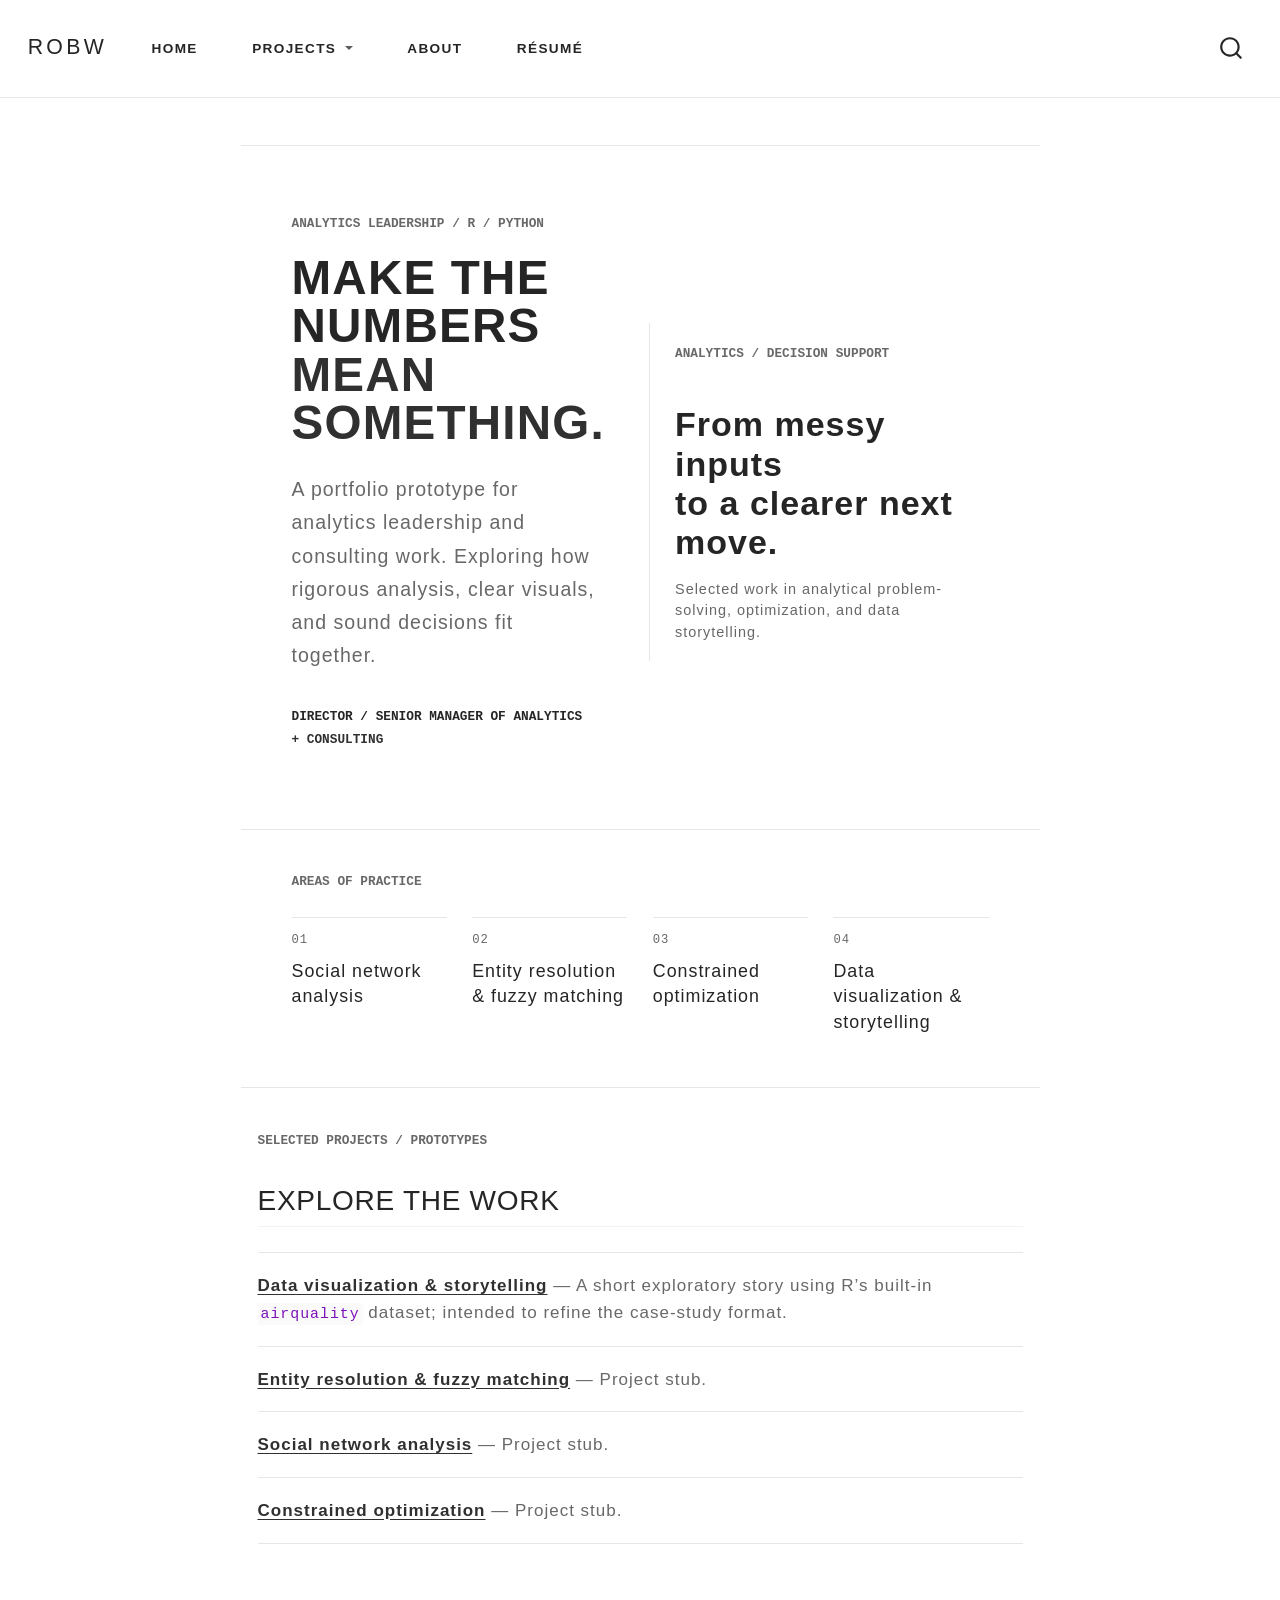
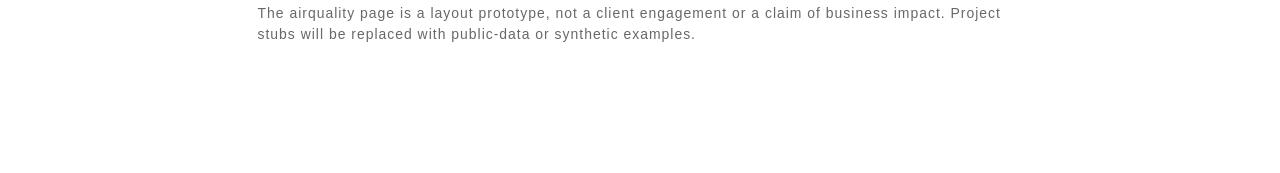
<file: docs/index.html>
<!DOCTYPE html>
<html xmlns="http://www.w3.org/1999/xhtml" lang="en" xml:lang="en"><head>

<meta charset="utf-8">
<meta name="generator" content="quarto-1.10.18">

<meta name="viewport" content="width=device-width, initial-scale=1.0, user-scalable=yes">


<title>RobW | Analytics Portfolio – RobW | Analytics</title>
<style>
/* Default styles provided by pandoc.
** See https://pandoc.org/MANUAL.html#variables-for-html for config info.
*/
span.smallcaps{font-variant: small-caps;}
div.columns{display: flex; gap: 1.5em;}
div.column{flex: auto;}
@media screen {
div.columns{gap: min(4vw, 1.5em);}
div.column{overflow-x: auto;}
}
div.hanging-indent{margin-left: 1.5em; text-indent: -1.5em;}
ul.task-list{list-style: none;}
ul.task-list li input[type="checkbox"] {
  width: 0.8em;
  margin: 0 0.8em 0.2em -1em; /* quarto-specific, see https://github.com/quarto-dev/quarto-cli/issues/4556 */ 
  vertical-align: middle;
}
</style>


<script src="site_libs/quarto-nav/quarto-nav.js"></script>
<script src="site_libs/quarto-nav/headroom.min.js"></script>
<script src="site_libs/clipboard/clipboard.min.js"></script>
<script src="site_libs/quarto-search/autocomplete.umd.js"></script>
<script src="site_libs/quarto-search/fuse.min.js"></script>
<script src="site_libs/quarto-search/quarto-search.js"></script>
<meta name="quarto:offset" content="./">
<script src="site_libs/quarto-html/quarto.js" type="module"></script>
<script src="site_libs/quarto-html/tabsets/tabsets.js" type="module"></script>
<script src="site_libs/quarto-html/popper.min.js"></script>
<script src="site_libs/quarto-html/tippy.umd.min.js"></script>
<script src="site_libs/quarto-html/anchor.min.js"></script>
<link href="site_libs/quarto-html/tippy.css" rel="stylesheet">
<link href="site_libs/quarto-html/quarto-syntax-highlighting-64a204ab8560d761af7679ceaba22944.css" rel="stylesheet" id="quarto-text-highlighting-styles">
<script src="site_libs/bootstrap/bootstrap.min.js"></script>
<link href="site_libs/bootstrap/bootstrap-icons.css" rel="stylesheet">
<link href="site_libs/bootstrap/bootstrap-5e25b377b39eebeeac921b429a97968e.min.css" rel="stylesheet" append-hash="true" id="quarto-bootstrap" data-mode="light">
<script id="quarto-search-options" type="application/json">{
  "location": "navbar",
  "copy-button": false,
  "collapse-after": 3,
  "panel-placement": "end",
  "type": "overlay",
  "limit": 50,
  "keyboard-shortcut": [
    "f",
    "/",
    "s"
  ],
  "show-item-context": false,
  "language": {
    "search-no-results-text": "No results",
    "search-matching-documents-text": "matching documents",
    "search-copy-link-title": "Copy link to search",
    "search-hide-matches-text": "Hide additional matches",
    "search-more-match-text": "more match in this document",
    "search-more-matches-text": "more matches in this document",
    "search-clear-button-title": "Clear",
    "search-text-placeholder": "",
    "search-detached-cancel-button-title": "Cancel",
    "search-submit-button-title": "Submit",
    "search-label": "Search"
  }
}</script>
<style>html{ scroll-behavior: smooth; }</style>
<script data-goatcounter="https://git-er.goatcounter.com/count" async="" src="https://gc.zgo.at/count.js"></script>


<link rel="stylesheet" href="styles.css">
</head>

<body class="nav-fixed fullcontent quarto-light">

<div id="quarto-search-results"></div>
  <header id="quarto-header" class="headroom fixed-top">
    <nav class="navbar navbar-expand-lg " data-bs-theme="dark">
      <div class="navbar-container container-fluid">
      <div class="navbar-brand-container mx-auto">
    <a class="navbar-brand" href="./index.html">
    <span class="navbar-title">RobW</span>
    </a>
  </div>
            <div id="quarto-search" class="" title="Search"></div>
          <button class="navbar-toggler" type="button" data-bs-toggle="collapse" data-bs-target="#navbarCollapse" aria-controls="navbarCollapse" role="menu" aria-expanded="false" aria-label="Toggle navigation" onclick="if (window.quartoToggleHeadroom) { window.quartoToggleHeadroom(); }">
  <span class="navbar-toggler-icon"></span>
</button>
          <div class="collapse navbar-collapse" id="navbarCollapse">
            <ul class="navbar-nav navbar-nav-scroll me-auto">
  <li class="nav-item">
    <a class="nav-link active" href="./index.html" aria-current="page"> 
<span class="menu-text">Home</span></a>
  </li>  
  <li class="nav-item dropdown ">
    <a class="nav-link dropdown-toggle" href="#" id="nav-menu-projects" role="link" data-bs-toggle="dropdown" aria-expanded="false">
 <span class="menu-text">Projects</span>
    </a>
    <ul class="dropdown-menu" aria-labelledby="nav-menu-projects">    
        <li>
    <a class="dropdown-item" href="./projects/data-visualization/index.html">
 <span class="dropdown-text">Data visualization</span></a>
  </li>  
        <li>
    <a class="dropdown-item" href="./projects/entity-resolution/index.html">
 <span class="dropdown-text">Entity resolution</span></a>
  </li>  
        <li>
    <a class="dropdown-item" href="./projects/network-analysis/index.html">
 <span class="dropdown-text">Network analysis</span></a>
  </li>  
        <li>
    <a class="dropdown-item" href="./projects/constrained-optimization/index.html">
 <span class="dropdown-text">Constrained optimization</span></a>
  </li>  
    </ul>
  </li>
  <li class="nav-item">
    <a class="nav-link" href="./about.html"> 
<span class="menu-text">About</span></a>
  </li>  
  <li class="nav-item">
    <a class="nav-link" href="./resume.html"> 
<span class="menu-text">Résumé</span></a>
  </li>  
</ul>
          </div> <!-- /navcollapse -->
            <div class="quarto-navbar-tools">
</div>
      </div> <!-- /container-fluid -->
    </nav>
</header>
<!-- content -->
<div id="quarto-content" class="quarto-container page-columns page-rows-contents page-layout-article page-navbar">
<!-- sidebar -->
<!-- margin-sidebar -->
    
<!-- main -->
<main class="content" id="quarto-document-content"><header id="title-block-header" class="quarto-title-block"></header>




<div class="hero-grid">
<div class="hero-copy">
<p class="eyebrow">
ANALYTICS LEADERSHIP / R / PYTHON
</p>
<section id="make-the-numbers-mean-something." class="level1">
<h1>Make the numbers<br><span>mean something.</span></h1>
<p class="hero-deck">
A portfolio prototype for analytics leadership and consulting work. Exploring how rigorous analysis, clear visuals, and sound decisions fit together.
</p>
<p class="role-line">
DIRECTOR / SENIOR MANAGER OF ANALYTICS <span>+ CONSULTING</span>
</p>
</section>
</div>
<div class="hero-visual">
<p class="eyebrow">
ANALYTICS / DECISION SUPPORT
</p>
<p class="field-note-title">
From messy inputs<br>to a clearer next move.
</p>
<p class="visual-caption">
Selected work in analytical problem-solving, optimization, and data storytelling.
</p>
</div>
</div>
<div class="focus-band">
<p class="eyebrow">
AREAS OF PRACTICE
</p>
<div class="focus-grid">
<div>
<span>01</span> Social network analysis
</div>
<div>
<span>02</span> Entity resolution &amp; fuzzy matching
</div>
<div>
<span>03</span> Constrained optimization
</div>
<div>
<span>04</span> Data visualization &amp; storytelling
</div>
</div>
</div>
<div class="home-projects">
<p class="eyebrow">
SELECTED PROJECTS / PROTOTYPES
</p>
<section id="explore-the-work" class="level2">
<h2 class="anchored" data-anchor-id="explore-the-work">Explore the work</h2>
<ul>
<li><a href="./projects/data-visualization/index.html">Data visualization &amp; storytelling</a> — A short exploratory story using R’s built-in <code>airquality</code> dataset; intended to refine the case-study format.</li>
<li><a href="./projects/entity-resolution/index.html">Entity resolution &amp; fuzzy matching</a> — Project stub.</li>
<li><a href="./projects/network-analysis/index.html">Social network analysis</a> — Project stub.</li>
<li><a href="./projects/constrained-optimization/index.html">Constrained optimization</a> — Project stub.</li>
</ul>
</section>
</div>
<p class="prototype-note">
The airquality page is a layout prototype, not a client engagement or a claim of business impact. Project stubs will be replaced with public-data or synthetic examples.
</p>



</main> <!-- /main -->
<script id="quarto-html-after-body" type="application/javascript">
  window.document.addEventListener("DOMContentLoaded", function (event) {
    const icon = "";
    const anchorJS = new window.AnchorJS();
    anchorJS.options = {
      placement: 'right',
      icon: icon
    };
    anchorJS.add('.anchored');
    const isCodeAnnotation = (el) => {
      for (const clz of el.classList) {
        if (clz.startsWith('code-annotation-')) {                     
          return true;
        }
      }
      return false;
    }
    const onCopySuccess = function(e) {
      // button target
      const button = e.trigger;
      // don't keep focus
      button.blur();
      // flash "checked"
      button.classList.add('code-copy-button-checked');
      var currentTitle = button.getAttribute("title");
      button.setAttribute("title", "Copied!");
      let tooltip;
      if (window.bootstrap) {
        button.setAttribute("data-bs-toggle", "tooltip");
        button.setAttribute("data-bs-placement", "left");
        button.setAttribute("data-bs-title", "Copied!");
        tooltip = new bootstrap.Tooltip(button, 
          { trigger: "manual", 
            customClass: "code-copy-button-tooltip",
            offset: [0, -8]});
        tooltip.show();    
      }
      setTimeout(function() {
        if (tooltip) {
          tooltip.hide();
          button.removeAttribute("data-bs-title");
          button.removeAttribute("data-bs-toggle");
          button.removeAttribute("data-bs-placement");
        }
        button.setAttribute("title", currentTitle);
        button.classList.remove('code-copy-button-checked');
      }, 1000);
      // clear code selection
      e.clearSelection();
    }
    const getTextToCopy = function(trigger) {
      const outerScaffold = trigger.parentElement.cloneNode(true);
      const codeEl = outerScaffold.querySelector('code');
      for (const childEl of codeEl.children) {
        if (isCodeAnnotation(childEl)) {
          childEl.remove();
        }
      }
      return codeEl.innerText;
    }
    const clipboard = new window.ClipboardJS('.code-copy-button:not([data-in-quarto-modal])', {
      text: getTextToCopy
    });
    clipboard.on('success', onCopySuccess);
    if (window.document.getElementById('quarto-embedded-source-code-modal')) {
      const clipboardModal = new window.ClipboardJS('.code-copy-button[data-in-quarto-modal]', {
        text: getTextToCopy,
        container: window.document.getElementById('quarto-embedded-source-code-modal')
      });
      clipboardModal.on('success', onCopySuccess);
    }
      var localhostRegex = new RegExp(/^(?:http|https):\/\/localhost\:?[0-9]*\//);
      var mailtoRegex = new RegExp(/^mailto:/);
        var filterRegex = new RegExp("https:\/\/git-er\.github\.io\/");
      var isInternal = (href) => {
          return filterRegex.test(href) || localhostRegex.test(href) || mailtoRegex.test(href);
      }
      // Inspect non-navigation links and adorn them if external
     var links = window.document.querySelectorAll('a[href]:not(.nav-link):not(.navbar-brand):not(.toc-action):not(.sidebar-link):not(.sidebar-item-toggle):not(.pagination-link):not(.no-external):not([aria-hidden]):not(.dropdown-item):not(.quarto-navigation-tool):not(.about-link)');
      for (var i=0; i<links.length; i++) {
        const link = links[i];
        if (!isInternal(link.href)) {
          // undo the damage that might have been done by quarto-nav.js in the case of
          // links that we want to consider external
          if (link.dataset.originalHref !== undefined) {
            link.href = link.dataset.originalHref;
          }
        }
      }
    function tippyHover(el, contentFn, onTriggerFn, onUntriggerFn) {
      const config = {
        allowHTML: true,
        maxWidth: 500,
        delay: 100,
        arrow: false,
        appendTo: function(el) {
            return el.parentElement;
        },
        interactive: true,
        interactiveBorder: 10,
        theme: 'quarto',
        placement: 'bottom-start',
      };
      if (contentFn) {
        config.content = contentFn;
      }
      if (onTriggerFn) {
        config.onTrigger = onTriggerFn;
      }
      if (onUntriggerFn) {
        config.onUntrigger = onUntriggerFn;
      }
      window.tippy(el, config); 
    }
    const noterefs = window.document.querySelectorAll('a[role="doc-noteref"]');
    for (var i=0; i<noterefs.length; i++) {
      const ref = noterefs[i];
      tippyHover(ref, function() {
        // use id or data attribute instead here
        let href = ref.getAttribute('data-footnote-href') || ref.getAttribute('href');
        try { href = new URL(href).hash; } catch {}
        const id = href.replace(/^#\/?/, "");
        const note = window.document.getElementById(id);
        if (note) {
          return note.innerHTML;
        } else {
          return "";
        }
      });
    }
    const xrefs = window.document.querySelectorAll('a.quarto-xref');
    const processXRef = (id, note) => {
      // Strip column container classes
      const stripColumnClz = (el) => {
        el.classList.remove("page-full", "page-columns");
        if (el.children) {
          for (const child of el.children) {
            stripColumnClz(child);
          }
        }
      }
      stripColumnClz(note)
      if (id === null || id.startsWith('sec-')) {
        // Special case sections, only their first couple elements
        const container = document.createElement("div");
        if (note.children && note.children.length > 2) {
          container.appendChild(note.children[0].cloneNode(true));
          for (let i = 1; i < note.children.length; i++) {
            const child = note.children[i];
            if (child.tagName === "P" && child.innerText === "") {
              continue;
            } else {
              container.appendChild(child.cloneNode(true));
              break;
            }
          }
          if (window.Quarto?.typesetMath) {
            window.Quarto.typesetMath(container);
          }
          return container.innerHTML
        } else {
          if (window.Quarto?.typesetMath) {
            window.Quarto.typesetMath(note);
          }
          return note.innerHTML;
        }
      } else {
        // Remove any anchor links if they are present
        const anchorLink = note.querySelector('a.anchorjs-link');
        if (anchorLink) {
          anchorLink.remove();
        }
        if (window.Quarto?.typesetMath) {
          window.Quarto.typesetMath(note);
        }
        if (note.classList.contains("callout")) {
          return note.outerHTML;
        } else {
          return note.innerHTML;
        }
      }
    }
    for (var i=0; i<xrefs.length; i++) {
      const xref = xrefs[i];
      tippyHover(xref, undefined, function(instance) {
        instance.disable();
        let url = xref.getAttribute('href');
        let hash = undefined; 
        if (url.startsWith('#')) {
          hash = url;
        } else {
          try { hash = new URL(url).hash; } catch {}
        }
        if (hash) {
          const id = hash.replace(/^#\/?/, "");
          const note = window.document.getElementById(id);
          if (note !== null) {
            try {
              const html = processXRef(id, note.cloneNode(true));
              instance.setContent(html);
            } finally {
              instance.enable();
              instance.show();
            }
          } else {
            // See if we can fetch this
            fetch(url.split('#')[0])
            .then(res => res.text())
            .then(html => {
              const parser = new DOMParser();
              const htmlDoc = parser.parseFromString(html, "text/html");
              const note = htmlDoc.getElementById(id);
              if (note !== null) {
                const html = processXRef(id, note);
                instance.setContent(html);
              } 
            }).finally(() => {
              instance.enable();
              instance.show();
            });
          }
        } else {
          // See if we can fetch a full url (with no hash to target)
          // This is a special case and we should probably do some content thinning / targeting
          fetch(url)
          .then(res => res.text())
          .then(html => {
            const parser = new DOMParser();
            const htmlDoc = parser.parseFromString(html, "text/html");
            const note = htmlDoc.querySelector('main.content');
            if (note !== null) {
              // This should only happen for chapter cross references
              // (since there is no id in the URL)
              // remove the first header
              if (note.children.length > 0 && note.children[0].tagName === "HEADER") {
                note.children[0].remove();
              }
              const html = processXRef(null, note);
              instance.setContent(html);
            } 
          }).finally(() => {
            instance.enable();
            instance.show();
          });
        }
      }, function(instance) {
      });
    }
        let selectedAnnoteEl;
        const selectorForAnnotation = ( cell, annotation) => {
          let cellAttr = 'data-code-cell="' + cell + '"';
          let lineAttr = 'data-code-annotation="' +  annotation + '"';
          const selector = 'span[' + cellAttr + '][' + lineAttr + ']';
          return selector;
        }
        const selectCodeLines = (annoteEl) => {
          const doc = window.document;
          const targetCell = annoteEl.getAttribute("data-target-cell");
          const targetAnnotation = annoteEl.getAttribute("data-target-annotation");
          const annoteSpan = window.document.querySelector(selectorForAnnotation(targetCell, targetAnnotation));
          const lines = annoteSpan.getAttribute("data-code-lines").split(",");
          const lineIds = lines.map((line) => {
            return targetCell + "-" + line;
          })
          let top = null;
          let height = null;
          let parent = null;
          if (lineIds.length > 0) {
              //compute the position of the single el (top and bottom and make a div)
              const el = window.document.getElementById(lineIds[0]);
              top = el.offsetTop;
              height = el.offsetHeight;
              parent = el.parentElement.parentElement;
            if (lineIds.length > 1) {
              const lastEl = window.document.getElementById(lineIds[lineIds.length - 1]);
              const bottom = lastEl.offsetTop + lastEl.offsetHeight;
              height = bottom - top;
            }
            if (top !== null && height !== null && parent !== null) {
              // cook up a div (if necessary) and position it 
              let div = window.document.getElementById("code-annotation-line-highlight");
              if (div === null) {
                div = window.document.createElement("div");
                div.setAttribute("id", "code-annotation-line-highlight");
                div.style.position = 'absolute';
                parent.appendChild(div);
              }
              div.style.top = top - 2 + "px";
              div.style.height = height + 4 + "px";
              div.style.left = 0;
              let gutterDiv = window.document.getElementById("code-annotation-line-highlight-gutter");
              if (gutterDiv === null) {
                gutterDiv = window.document.createElement("div");
                gutterDiv.setAttribute("id", "code-annotation-line-highlight-gutter");
                gutterDiv.style.position = 'absolute';
                const codeCell = window.document.getElementById(targetCell);
                const gutter = codeCell.querySelector('.code-annotation-gutter');
                gutter.appendChild(gutterDiv);
              }
              gutterDiv.style.top = top - 2 + "px";
              gutterDiv.style.height = height + 4 + "px";
            }
            selectedAnnoteEl = annoteEl;
          }
        };
        const unselectCodeLines = () => {
          const elementsIds = ["code-annotation-line-highlight", "code-annotation-line-highlight-gutter"];
          elementsIds.forEach((elId) => {
            const div = window.document.getElementById(elId);
            if (div) {
              div.remove();
            }
          });
          selectedAnnoteEl = undefined;
        };
          // Handle positioning of the toggle
      window.addEventListener(
        "resize",
        throttle(() => {
          elRect = undefined;
          if (selectedAnnoteEl) {
            selectCodeLines(selectedAnnoteEl);
          }
        }, 10)
      );
      function throttle(fn, ms) {
      let throttle = false;
      let timer;
        return (...args) => {
          if(!throttle) { // first call gets through
              fn.apply(this, args);
              throttle = true;
          } else { // all the others get throttled
              if(timer) clearTimeout(timer); // cancel #2
              timer = setTimeout(() => {
                fn.apply(this, args);
                timer = throttle = false;
              }, ms);
          }
        };
      }
        // Attach click handler to the DT
        const annoteDls = window.document.querySelectorAll('dt[data-target-cell]');
        for (const annoteDlNode of annoteDls) {
          annoteDlNode.addEventListener('click', (event) => {
            const clickedEl = event.target;
            if (clickedEl !== selectedAnnoteEl) {
              unselectCodeLines();
              const activeEl = window.document.querySelector('dt[data-target-cell].code-annotation-active');
              if (activeEl) {
                activeEl.classList.remove('code-annotation-active');
              }
              selectCodeLines(clickedEl);
              clickedEl.classList.add('code-annotation-active');
            } else {
              // Unselect the line
              unselectCodeLines();
              clickedEl.classList.remove('code-annotation-active');
            }
          });
        }
    const findCites = (el) => {
      const parentEl = el.parentElement;
      if (parentEl) {
        const cites = parentEl.dataset.cites;
        if (cites) {
          return {
            el,
            cites: cites.split(' ')
          };
        } else {
          return findCites(el.parentElement)
        }
      } else {
        return undefined;
      }
    };
    var bibliorefs = window.document.querySelectorAll('a[role="doc-biblioref"]');
    for (var i=0; i<bibliorefs.length; i++) {
      const ref = bibliorefs[i];
      const citeInfo = findCites(ref);
      if (citeInfo) {
        tippyHover(citeInfo.el, function() {
          var popup = window.document.createElement('div');
          citeInfo.cites.forEach(function(cite) {
            var citeDiv = window.document.createElement('div');
            citeDiv.classList.add('hanging-indent');
            citeDiv.classList.add('csl-entry');
            var biblioDiv = window.document.getElementById('ref-' + cite);
            if (biblioDiv) {
              citeDiv.innerHTML = biblioDiv.innerHTML;
            }
            popup.appendChild(citeDiv);
          });
          return popup.innerHTML;
        });
      }
    }
  });
  </script>
</div> <!-- /content -->




<script src="site_libs/quarto-html/zenscroll-min.js"></script>
</body></html>
</file>
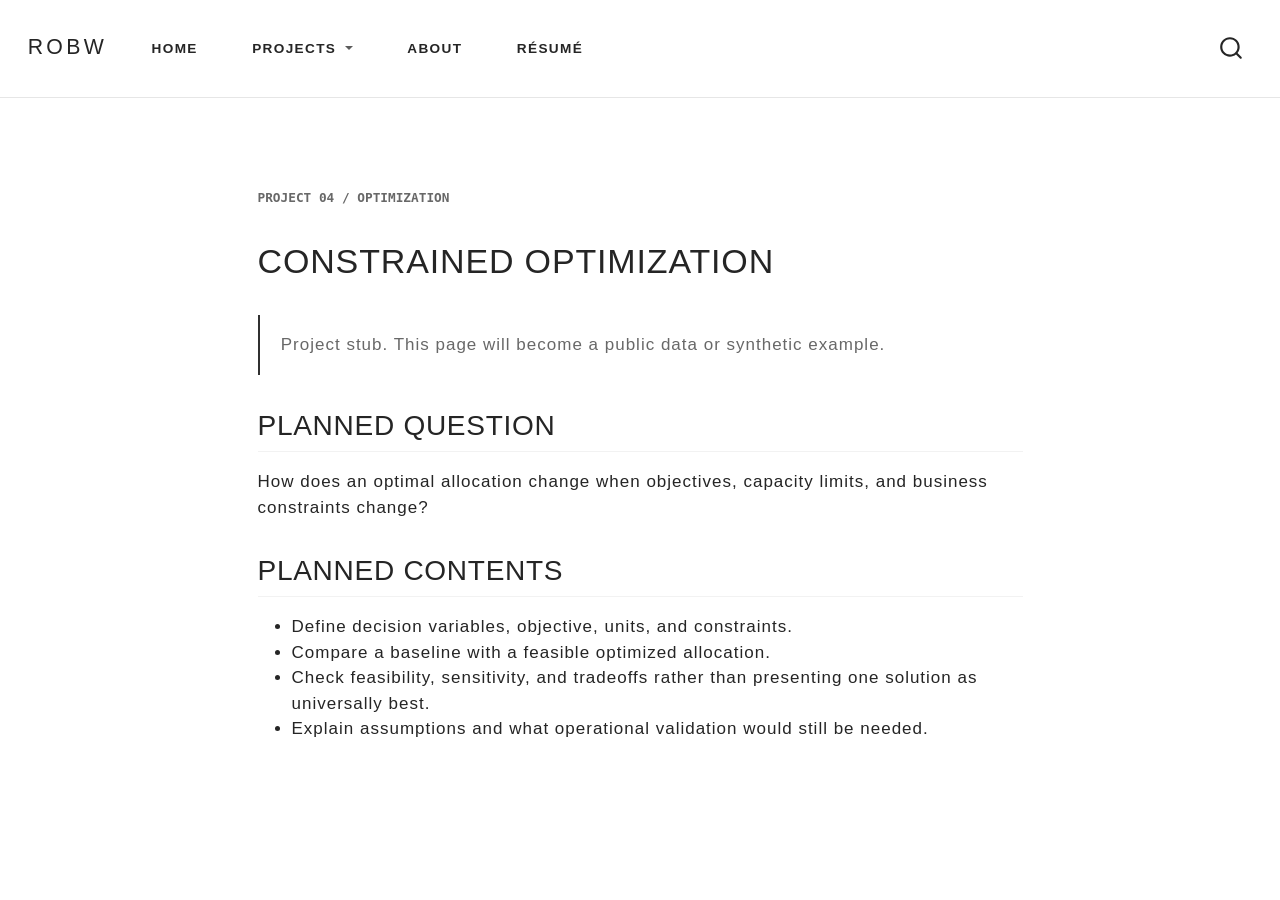
<file: docs/projects/constrained-optimization/index.html>
<!DOCTYPE html>
<html xmlns="http://www.w3.org/1999/xhtml" lang="en" xml:lang="en"><head>

<meta charset="utf-8">
<meta name="generator" content="quarto-1.10.18">

<meta name="viewport" content="width=device-width, initial-scale=1.0, user-scalable=yes">


<title>Constrained optimization | RobW – RobW | Analytics</title>
<style>
/* Default styles provided by pandoc.
** See https://pandoc.org/MANUAL.html#variables-for-html for config info.
*/
span.smallcaps{font-variant: small-caps;}
div.columns{display: flex; gap: 1.5em;}
div.column{flex: auto;}
@media screen {
div.columns{gap: min(4vw, 1.5em);}
div.column{overflow-x: auto;}
}
div.hanging-indent{margin-left: 1.5em; text-indent: -1.5em;}
ul.task-list{list-style: none;}
ul.task-list li input[type="checkbox"] {
  width: 0.8em;
  margin: 0 0.8em 0.2em -1em; /* quarto-specific, see https://github.com/quarto-dev/quarto-cli/issues/4556 */ 
  vertical-align: middle;
}
</style>


<script src="../../site_libs/quarto-nav/quarto-nav.js"></script>
<script src="../../site_libs/quarto-nav/headroom.min.js"></script>
<script src="../../site_libs/clipboard/clipboard.min.js"></script>
<script src="../../site_libs/quarto-search/autocomplete.umd.js"></script>
<script src="../../site_libs/quarto-search/fuse.min.js"></script>
<script src="../../site_libs/quarto-search/quarto-search.js"></script>
<meta name="quarto:offset" content="../../">
<script src="../../site_libs/quarto-html/quarto.js" type="module"></script>
<script src="../../site_libs/quarto-html/tabsets/tabsets.js" type="module"></script>
<script src="../../site_libs/quarto-html/popper.min.js"></script>
<script src="../../site_libs/quarto-html/tippy.umd.min.js"></script>
<script src="../../site_libs/quarto-html/anchor.min.js"></script>
<link href="../../site_libs/quarto-html/tippy.css" rel="stylesheet">
<link href="../../site_libs/quarto-html/quarto-syntax-highlighting-64a204ab8560d761af7679ceaba22944.css" rel="stylesheet" id="quarto-text-highlighting-styles">
<script src="../../site_libs/bootstrap/bootstrap.min.js"></script>
<link href="../../site_libs/bootstrap/bootstrap-icons.css" rel="stylesheet">
<link href="../../site_libs/bootstrap/bootstrap-5e25b377b39eebeeac921b429a97968e.min.css" rel="stylesheet" append-hash="true" id="quarto-bootstrap" data-mode="light">
<script id="quarto-search-options" type="application/json">{
  "location": "navbar",
  "copy-button": false,
  "collapse-after": 3,
  "panel-placement": "end",
  "type": "overlay",
  "limit": 50,
  "keyboard-shortcut": [
    "f",
    "/",
    "s"
  ],
  "show-item-context": false,
  "language": {
    "search-no-results-text": "No results",
    "search-matching-documents-text": "matching documents",
    "search-copy-link-title": "Copy link to search",
    "search-hide-matches-text": "Hide additional matches",
    "search-more-match-text": "more match in this document",
    "search-more-matches-text": "more matches in this document",
    "search-clear-button-title": "Clear",
    "search-text-placeholder": "",
    "search-detached-cancel-button-title": "Cancel",
    "search-submit-button-title": "Submit",
    "search-label": "Search"
  }
}</script>
<style>html{ scroll-behavior: smooth; }</style>
<script data-goatcounter="https://git-er.goatcounter.com/count" async="" src="https://gc.zgo.at/count.js"></script>


<link rel="stylesheet" href="../../styles.css">
</head>

<body class="nav-fixed fullcontent quarto-light">

<div id="quarto-search-results"></div>
  <header id="quarto-header" class="headroom fixed-top">
    <nav class="navbar navbar-expand-lg " data-bs-theme="dark">
      <div class="navbar-container container-fluid">
      <div class="navbar-brand-container mx-auto">
    <a class="navbar-brand" href="../../index.html">
    <span class="navbar-title">RobW</span>
    </a>
  </div>
            <div id="quarto-search" class="" title="Search"></div>
          <button class="navbar-toggler" type="button" data-bs-toggle="collapse" data-bs-target="#navbarCollapse" aria-controls="navbarCollapse" role="menu" aria-expanded="false" aria-label="Toggle navigation" onclick="if (window.quartoToggleHeadroom) { window.quartoToggleHeadroom(); }">
  <span class="navbar-toggler-icon"></span>
</button>
          <div class="collapse navbar-collapse" id="navbarCollapse">
            <ul class="navbar-nav navbar-nav-scroll me-auto">
  <li class="nav-item">
    <a class="nav-link" href="../../index.html"> 
<span class="menu-text">Home</span></a>
  </li>  
  <li class="nav-item dropdown ">
    <a class="nav-link dropdown-toggle" href="#" id="nav-menu-projects" role="link" data-bs-toggle="dropdown" aria-expanded="false">
 <span class="menu-text">Projects</span>
    </a>
    <ul class="dropdown-menu" aria-labelledby="nav-menu-projects">    
        <li>
    <a class="dropdown-item" href="../../projects/data-visualization/index.html">
 <span class="dropdown-text">Data visualization</span></a>
  </li>  
        <li>
    <a class="dropdown-item" href="../../projects/entity-resolution/index.html">
 <span class="dropdown-text">Entity resolution</span></a>
  </li>  
        <li>
    <a class="dropdown-item" href="../../projects/network-analysis/index.html">
 <span class="dropdown-text">Network analysis</span></a>
  </li>  
        <li>
    <a class="dropdown-item" href="../../projects/constrained-optimization/index.html">
 <span class="dropdown-text">Constrained optimization</span></a>
  </li>  
    </ul>
  </li>
  <li class="nav-item">
    <a class="nav-link" href="../../about.html"> 
<span class="menu-text">About</span></a>
  </li>  
  <li class="nav-item">
    <a class="nav-link" href="../../resume.html"> 
<span class="menu-text">Résumé</span></a>
  </li>  
</ul>
          </div> <!-- /navcollapse -->
            <div class="quarto-navbar-tools">
</div>
      </div> <!-- /container-fluid -->
    </nav>
</header>
<!-- content -->
<div id="quarto-content" class="quarto-container page-columns page-rows-contents page-layout-article page-navbar">
<!-- sidebar -->
<!-- margin-sidebar -->
    
<!-- main -->
<main class="content" id="quarto-document-content"><header id="title-block-header" class="quarto-title-block"></header>




<div class="page-copy">
<p class="eyebrow">
PROJECT 04 / OPTIMIZATION
</p>
<section id="constrained-optimization" class="level1">
<h1>Constrained optimization</h1>
<div class="prototype-callout">
Project stub. This page will become a public data or synthetic example.
</div>
<section id="planned-question" class="level2">
<h2 class="anchored" data-anchor-id="planned-question">Planned question</h2>
<p>How does an optimal allocation change when objectives, capacity limits, and business constraints change?</p>
</section>
<section id="planned-contents" class="level2">
<h2 class="anchored" data-anchor-id="planned-contents">Planned contents</h2>
<ul>
<li>Define decision variables, objective, units, and constraints.</li>
<li>Compare a baseline with a feasible optimized allocation.</li>
<li>Check feasibility, sensitivity, and tradeoffs rather than presenting one solution as universally best.</li>
<li>Explain assumptions and what operational validation would still be needed.</li>
</ul>
</section>
</section>
</div>



</main> <!-- /main -->
<script id="quarto-html-after-body" type="application/javascript">
  window.document.addEventListener("DOMContentLoaded", function (event) {
    const icon = "";
    const anchorJS = new window.AnchorJS();
    anchorJS.options = {
      placement: 'right',
      icon: icon
    };
    anchorJS.add('.anchored');
    const isCodeAnnotation = (el) => {
      for (const clz of el.classList) {
        if (clz.startsWith('code-annotation-')) {                     
          return true;
        }
      }
      return false;
    }
    const onCopySuccess = function(e) {
      // button target
      const button = e.trigger;
      // don't keep focus
      button.blur();
      // flash "checked"
      button.classList.add('code-copy-button-checked');
      var currentTitle = button.getAttribute("title");
      button.setAttribute("title", "Copied!");
      let tooltip;
      if (window.bootstrap) {
        button.setAttribute("data-bs-toggle", "tooltip");
        button.setAttribute("data-bs-placement", "left");
        button.setAttribute("data-bs-title", "Copied!");
        tooltip = new bootstrap.Tooltip(button, 
          { trigger: "manual", 
            customClass: "code-copy-button-tooltip",
            offset: [0, -8]});
        tooltip.show();    
      }
      setTimeout(function() {
        if (tooltip) {
          tooltip.hide();
          button.removeAttribute("data-bs-title");
          button.removeAttribute("data-bs-toggle");
          button.removeAttribute("data-bs-placement");
        }
        button.setAttribute("title", currentTitle);
        button.classList.remove('code-copy-button-checked');
      }, 1000);
      // clear code selection
      e.clearSelection();
    }
    const getTextToCopy = function(trigger) {
      const outerScaffold = trigger.parentElement.cloneNode(true);
      const codeEl = outerScaffold.querySelector('code');
      for (const childEl of codeEl.children) {
        if (isCodeAnnotation(childEl)) {
          childEl.remove();
        }
      }
      return codeEl.innerText;
    }
    const clipboard = new window.ClipboardJS('.code-copy-button:not([data-in-quarto-modal])', {
      text: getTextToCopy
    });
    clipboard.on('success', onCopySuccess);
    if (window.document.getElementById('quarto-embedded-source-code-modal')) {
      const clipboardModal = new window.ClipboardJS('.code-copy-button[data-in-quarto-modal]', {
        text: getTextToCopy,
        container: window.document.getElementById('quarto-embedded-source-code-modal')
      });
      clipboardModal.on('success', onCopySuccess);
    }
      var localhostRegex = new RegExp(/^(?:http|https):\/\/localhost\:?[0-9]*\//);
      var mailtoRegex = new RegExp(/^mailto:/);
        var filterRegex = new RegExp("https:\/\/git-er\.github\.io\/");
      var isInternal = (href) => {
          return filterRegex.test(href) || localhostRegex.test(href) || mailtoRegex.test(href);
      }
      // Inspect non-navigation links and adorn them if external
     var links = window.document.querySelectorAll('a[href]:not(.nav-link):not(.navbar-brand):not(.toc-action):not(.sidebar-link):not(.sidebar-item-toggle):not(.pagination-link):not(.no-external):not([aria-hidden]):not(.dropdown-item):not(.quarto-navigation-tool):not(.about-link)');
      for (var i=0; i<links.length; i++) {
        const link = links[i];
        if (!isInternal(link.href)) {
          // undo the damage that might have been done by quarto-nav.js in the case of
          // links that we want to consider external
          if (link.dataset.originalHref !== undefined) {
            link.href = link.dataset.originalHref;
          }
        }
      }
    function tippyHover(el, contentFn, onTriggerFn, onUntriggerFn) {
      const config = {
        allowHTML: true,
        maxWidth: 500,
        delay: 100,
        arrow: false,
        appendTo: function(el) {
            return el.parentElement;
        },
        interactive: true,
        interactiveBorder: 10,
        theme: 'quarto',
        placement: 'bottom-start',
      };
      if (contentFn) {
        config.content = contentFn;
      }
      if (onTriggerFn) {
        config.onTrigger = onTriggerFn;
      }
      if (onUntriggerFn) {
        config.onUntrigger = onUntriggerFn;
      }
      window.tippy(el, config); 
    }
    const noterefs = window.document.querySelectorAll('a[role="doc-noteref"]');
    for (var i=0; i<noterefs.length; i++) {
      const ref = noterefs[i];
      tippyHover(ref, function() {
        // use id or data attribute instead here
        let href = ref.getAttribute('data-footnote-href') || ref.getAttribute('href');
        try { href = new URL(href).hash; } catch {}
        const id = href.replace(/^#\/?/, "");
        const note = window.document.getElementById(id);
        if (note) {
          return note.innerHTML;
        } else {
          return "";
        }
      });
    }
    const xrefs = window.document.querySelectorAll('a.quarto-xref');
    const processXRef = (id, note) => {
      // Strip column container classes
      const stripColumnClz = (el) => {
        el.classList.remove("page-full", "page-columns");
        if (el.children) {
          for (const child of el.children) {
            stripColumnClz(child);
          }
        }
      }
      stripColumnClz(note)
      if (id === null || id.startsWith('sec-')) {
        // Special case sections, only their first couple elements
        const container = document.createElement("div");
        if (note.children && note.children.length > 2) {
          container.appendChild(note.children[0].cloneNode(true));
          for (let i = 1; i < note.children.length; i++) {
            const child = note.children[i];
            if (child.tagName === "P" && child.innerText === "") {
              continue;
            } else {
              container.appendChild(child.cloneNode(true));
              break;
            }
          }
          if (window.Quarto?.typesetMath) {
            window.Quarto.typesetMath(container);
          }
          return container.innerHTML
        } else {
          if (window.Quarto?.typesetMath) {
            window.Quarto.typesetMath(note);
          }
          return note.innerHTML;
        }
      } else {
        // Remove any anchor links if they are present
        const anchorLink = note.querySelector('a.anchorjs-link');
        if (anchorLink) {
          anchorLink.remove();
        }
        if (window.Quarto?.typesetMath) {
          window.Quarto.typesetMath(note);
        }
        if (note.classList.contains("callout")) {
          return note.outerHTML;
        } else {
          return note.innerHTML;
        }
      }
    }
    for (var i=0; i<xrefs.length; i++) {
      const xref = xrefs[i];
      tippyHover(xref, undefined, function(instance) {
        instance.disable();
        let url = xref.getAttribute('href');
        let hash = undefined; 
        if (url.startsWith('#')) {
          hash = url;
        } else {
          try { hash = new URL(url).hash; } catch {}
        }
        if (hash) {
          const id = hash.replace(/^#\/?/, "");
          const note = window.document.getElementById(id);
          if (note !== null) {
            try {
              const html = processXRef(id, note.cloneNode(true));
              instance.setContent(html);
            } finally {
              instance.enable();
              instance.show();
            }
          } else {
            // See if we can fetch this
            fetch(url.split('#')[0])
            .then(res => res.text())
            .then(html => {
              const parser = new DOMParser();
              const htmlDoc = parser.parseFromString(html, "text/html");
              const note = htmlDoc.getElementById(id);
              if (note !== null) {
                const html = processXRef(id, note);
                instance.setContent(html);
              } 
            }).finally(() => {
              instance.enable();
              instance.show();
            });
          }
        } else {
          // See if we can fetch a full url (with no hash to target)
          // This is a special case and we should probably do some content thinning / targeting
          fetch(url)
          .then(res => res.text())
          .then(html => {
            const parser = new DOMParser();
            const htmlDoc = parser.parseFromString(html, "text/html");
            const note = htmlDoc.querySelector('main.content');
            if (note !== null) {
              // This should only happen for chapter cross references
              // (since there is no id in the URL)
              // remove the first header
              if (note.children.length > 0 && note.children[0].tagName === "HEADER") {
                note.children[0].remove();
              }
              const html = processXRef(null, note);
              instance.setContent(html);
            } 
          }).finally(() => {
            instance.enable();
            instance.show();
          });
        }
      }, function(instance) {
      });
    }
        let selectedAnnoteEl;
        const selectorForAnnotation = ( cell, annotation) => {
          let cellAttr = 'data-code-cell="' + cell + '"';
          let lineAttr = 'data-code-annotation="' +  annotation + '"';
          const selector = 'span[' + cellAttr + '][' + lineAttr + ']';
          return selector;
        }
        const selectCodeLines = (annoteEl) => {
          const doc = window.document;
          const targetCell = annoteEl.getAttribute("data-target-cell");
          const targetAnnotation = annoteEl.getAttribute("data-target-annotation");
          const annoteSpan = window.document.querySelector(selectorForAnnotation(targetCell, targetAnnotation));
          const lines = annoteSpan.getAttribute("data-code-lines").split(",");
          const lineIds = lines.map((line) => {
            return targetCell + "-" + line;
          })
          let top = null;
          let height = null;
          let parent = null;
          if (lineIds.length > 0) {
              //compute the position of the single el (top and bottom and make a div)
              const el = window.document.getElementById(lineIds[0]);
              top = el.offsetTop;
              height = el.offsetHeight;
              parent = el.parentElement.parentElement;
            if (lineIds.length > 1) {
              const lastEl = window.document.getElementById(lineIds[lineIds.length - 1]);
              const bottom = lastEl.offsetTop + lastEl.offsetHeight;
              height = bottom - top;
            }
            if (top !== null && height !== null && parent !== null) {
              // cook up a div (if necessary) and position it 
              let div = window.document.getElementById("code-annotation-line-highlight");
              if (div === null) {
                div = window.document.createElement("div");
                div.setAttribute("id", "code-annotation-line-highlight");
                div.style.position = 'absolute';
                parent.appendChild(div);
              }
              div.style.top = top - 2 + "px";
              div.style.height = height + 4 + "px";
              div.style.left = 0;
              let gutterDiv = window.document.getElementById("code-annotation-line-highlight-gutter");
              if (gutterDiv === null) {
                gutterDiv = window.document.createElement("div");
                gutterDiv.setAttribute("id", "code-annotation-line-highlight-gutter");
                gutterDiv.style.position = 'absolute';
                const codeCell = window.document.getElementById(targetCell);
                const gutter = codeCell.querySelector('.code-annotation-gutter');
                gutter.appendChild(gutterDiv);
              }
              gutterDiv.style.top = top - 2 + "px";
              gutterDiv.style.height = height + 4 + "px";
            }
            selectedAnnoteEl = annoteEl;
          }
        };
        const unselectCodeLines = () => {
          const elementsIds = ["code-annotation-line-highlight", "code-annotation-line-highlight-gutter"];
          elementsIds.forEach((elId) => {
            const div = window.document.getElementById(elId);
            if (div) {
              div.remove();
            }
          });
          selectedAnnoteEl = undefined;
        };
          // Handle positioning of the toggle
      window.addEventListener(
        "resize",
        throttle(() => {
          elRect = undefined;
          if (selectedAnnoteEl) {
            selectCodeLines(selectedAnnoteEl);
          }
        }, 10)
      );
      function throttle(fn, ms) {
      let throttle = false;
      let timer;
        return (...args) => {
          if(!throttle) { // first call gets through
              fn.apply(this, args);
              throttle = true;
          } else { // all the others get throttled
              if(timer) clearTimeout(timer); // cancel #2
              timer = setTimeout(() => {
                fn.apply(this, args);
                timer = throttle = false;
              }, ms);
          }
        };
      }
        // Attach click handler to the DT
        const annoteDls = window.document.querySelectorAll('dt[data-target-cell]');
        for (const annoteDlNode of annoteDls) {
          annoteDlNode.addEventListener('click', (event) => {
            const clickedEl = event.target;
            if (clickedEl !== selectedAnnoteEl) {
              unselectCodeLines();
              const activeEl = window.document.querySelector('dt[data-target-cell].code-annotation-active');
              if (activeEl) {
                activeEl.classList.remove('code-annotation-active');
              }
              selectCodeLines(clickedEl);
              clickedEl.classList.add('code-annotation-active');
            } else {
              // Unselect the line
              unselectCodeLines();
              clickedEl.classList.remove('code-annotation-active');
            }
          });
        }
    const findCites = (el) => {
      const parentEl = el.parentElement;
      if (parentEl) {
        const cites = parentEl.dataset.cites;
        if (cites) {
          return {
            el,
            cites: cites.split(' ')
          };
        } else {
          return findCites(el.parentElement)
        }
      } else {
        return undefined;
      }
    };
    var bibliorefs = window.document.querySelectorAll('a[role="doc-biblioref"]');
    for (var i=0; i<bibliorefs.length; i++) {
      const ref = bibliorefs[i];
      const citeInfo = findCites(ref);
      if (citeInfo) {
        tippyHover(citeInfo.el, function() {
          var popup = window.document.createElement('div');
          citeInfo.cites.forEach(function(cite) {
            var citeDiv = window.document.createElement('div');
            citeDiv.classList.add('hanging-indent');
            citeDiv.classList.add('csl-entry');
            var biblioDiv = window.document.getElementById('ref-' + cite);
            if (biblioDiv) {
              citeDiv.innerHTML = biblioDiv.innerHTML;
            }
            popup.appendChild(citeDiv);
          });
          return popup.innerHTML;
        });
      }
    }
  });
  </script>
</div> <!-- /content -->




<script src="../../site_libs/quarto-html/zenscroll-min.js"></script>
</body></html>
</file>
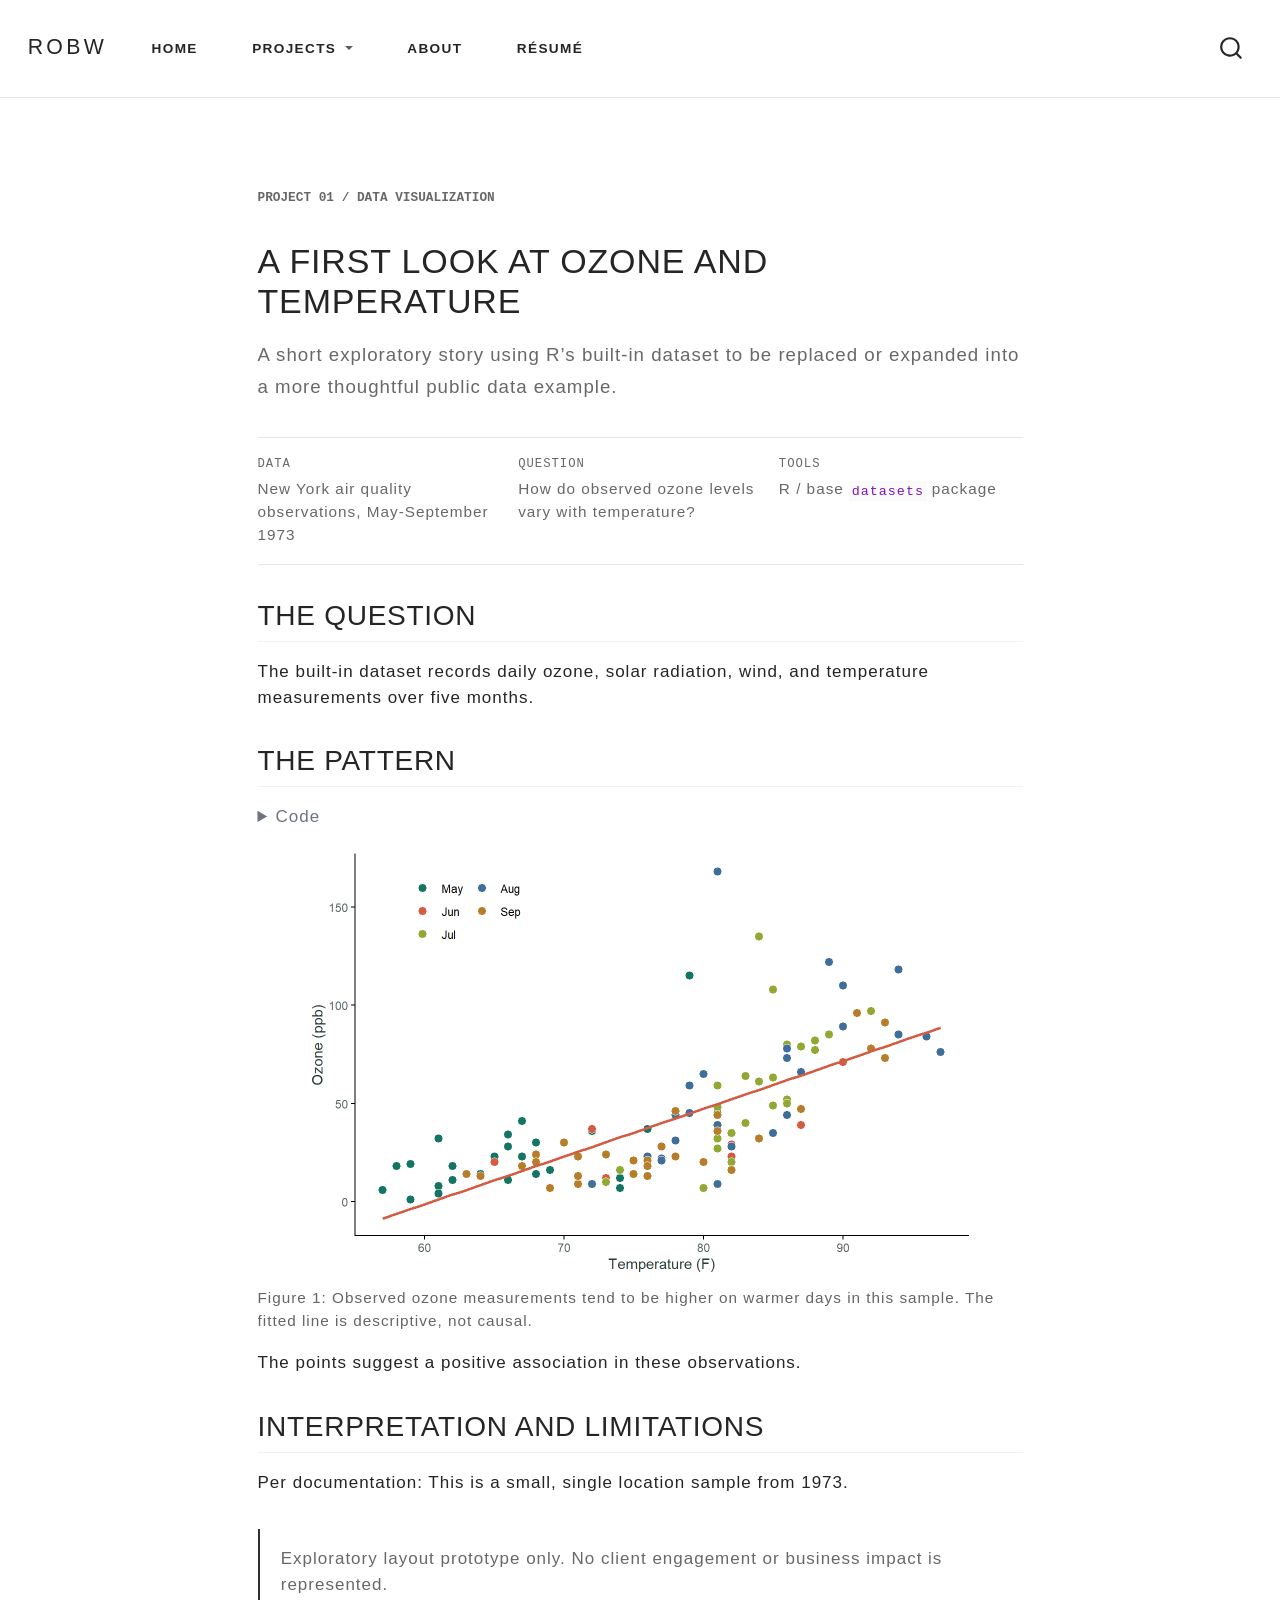
<file: docs/projects/data-visualization/index.html>
<!DOCTYPE html>
<html xmlns="http://www.w3.org/1999/xhtml" lang="en" xml:lang="en"><head>

<meta charset="utf-8">
<meta name="generator" content="quarto-1.10.18">

<meta name="viewport" content="width=device-width, initial-scale=1.0, user-scalable=yes">


<title>Data visualization and storytelling | RobW – RobW | Analytics</title>
<style>
/* Default styles provided by pandoc.
** See https://pandoc.org/MANUAL.html#variables-for-html for config info.
*/
span.smallcaps{font-variant: small-caps;}
div.columns{display: flex; gap: 1.5em;}
div.column{flex: auto;}
@media screen {
div.columns{gap: min(4vw, 1.5em);}
div.column{overflow-x: auto;}
}
div.hanging-indent{margin-left: 1.5em; text-indent: -1.5em;}
ul.task-list{list-style: none;}
ul.task-list li input[type="checkbox"] {
  width: 0.8em;
  margin: 0 0.8em 0.2em -1em; /* quarto-specific, see https://github.com/quarto-dev/quarto-cli/issues/4556 */ 
  vertical-align: middle;
}
/* CSS for syntax highlighting */
html { -webkit-text-size-adjust: 100%; }
pre > code.sourceCode { white-space: pre; position: relative; }
pre > code.sourceCode > span { display: inline-block; line-height: 1.25; }
pre > code.sourceCode > span:empty { height: 1.2em; }
.sourceCode { overflow: visible; }
code.sourceCode > span { color: inherit; text-decoration: inherit; }
div.sourceCode { margin: 1em 0; }
pre.sourceCode { margin: 0; }
@media screen {
div.sourceCode { overflow: auto; }
}
@media print {
pre > code.sourceCode { white-space: pre-wrap; }
pre > code.sourceCode > span { text-indent: -5em; padding-left: 5em; }
}
pre.numberSource code
  { counter-reset: source-line 0; }
pre.numberSource code > span
  { position: relative; left: -4em; counter-increment: source-line; }
pre.numberSource code > span > a:first-child::before
  { content: counter(source-line);
    position: relative; left: -1em; text-align: right; vertical-align: baseline;
    border: none; display: inline-block;
    -webkit-touch-callout: none; -webkit-user-select: none;
    -khtml-user-select: none; -moz-user-select: none;
    -ms-user-select: none; user-select: none;
    padding: 0 4px; width: 4em;
  }
pre.numberSource { margin-left: 3em;  padding-left: 4px; }
div.sourceCode
  {   }
@media screen {
pre > code.sourceCode > span > a:first-child::before { text-decoration: underline; }
}
</style>


<script src="../../site_libs/quarto-nav/quarto-nav.js"></script>
<script src="../../site_libs/quarto-nav/headroom.min.js"></script>
<script src="../../site_libs/clipboard/clipboard.min.js"></script>
<script src="../../site_libs/quarto-search/autocomplete.umd.js"></script>
<script src="../../site_libs/quarto-search/fuse.min.js"></script>
<script src="../../site_libs/quarto-search/quarto-search.js"></script>
<meta name="quarto:offset" content="../../">
<script src="../../site_libs/quarto-html/quarto.js" type="module"></script>
<script src="../../site_libs/quarto-html/tabsets/tabsets.js" type="module"></script>
<script src="../../site_libs/quarto-html/popper.min.js"></script>
<script src="../../site_libs/quarto-html/tippy.umd.min.js"></script>
<script src="../../site_libs/quarto-html/anchor.min.js"></script>
<link href="../../site_libs/quarto-html/tippy.css" rel="stylesheet">
<link href="../../site_libs/quarto-html/quarto-syntax-highlighting-64a204ab8560d761af7679ceaba22944.css" rel="stylesheet" id="quarto-text-highlighting-styles">
<script src="../../site_libs/bootstrap/bootstrap.min.js"></script>
<link href="../../site_libs/bootstrap/bootstrap-icons.css" rel="stylesheet">
<link href="../../site_libs/bootstrap/bootstrap-5e25b377b39eebeeac921b429a97968e.min.css" rel="stylesheet" append-hash="true" id="quarto-bootstrap" data-mode="light">
<script id="quarto-search-options" type="application/json">{
  "location": "navbar",
  "copy-button": false,
  "collapse-after": 3,
  "panel-placement": "end",
  "type": "overlay",
  "limit": 50,
  "keyboard-shortcut": [
    "f",
    "/",
    "s"
  ],
  "show-item-context": false,
  "language": {
    "search-no-results-text": "No results",
    "search-matching-documents-text": "matching documents",
    "search-copy-link-title": "Copy link to search",
    "search-hide-matches-text": "Hide additional matches",
    "search-more-match-text": "more match in this document",
    "search-more-matches-text": "more matches in this document",
    "search-clear-button-title": "Clear",
    "search-text-placeholder": "",
    "search-detached-cancel-button-title": "Cancel",
    "search-submit-button-title": "Submit",
    "search-label": "Search"
  }
}</script>
<style>html{ scroll-behavior: smooth; }</style>
<script data-goatcounter="https://git-er.goatcounter.com/count" async="" src="https://gc.zgo.at/count.js"></script>


<link rel="stylesheet" href="../../styles.css">
</head>

<body class="nav-fixed fullcontent quarto-light">

<div id="quarto-search-results"></div>
  <header id="quarto-header" class="headroom fixed-top">
    <nav class="navbar navbar-expand-lg " data-bs-theme="dark">
      <div class="navbar-container container-fluid">
      <div class="navbar-brand-container mx-auto">
    <a class="navbar-brand" href="../../index.html">
    <span class="navbar-title">RobW</span>
    </a>
  </div>
            <div id="quarto-search" class="" title="Search"></div>
          <button class="navbar-toggler" type="button" data-bs-toggle="collapse" data-bs-target="#navbarCollapse" aria-controls="navbarCollapse" role="menu" aria-expanded="false" aria-label="Toggle navigation" onclick="if (window.quartoToggleHeadroom) { window.quartoToggleHeadroom(); }">
  <span class="navbar-toggler-icon"></span>
</button>
          <div class="collapse navbar-collapse" id="navbarCollapse">
            <ul class="navbar-nav navbar-nav-scroll me-auto">
  <li class="nav-item">
    <a class="nav-link" href="../../index.html"> 
<span class="menu-text">Home</span></a>
  </li>  
  <li class="nav-item dropdown ">
    <a class="nav-link dropdown-toggle" href="#" id="nav-menu-projects" role="link" data-bs-toggle="dropdown" aria-expanded="false">
 <span class="menu-text">Projects</span>
    </a>
    <ul class="dropdown-menu" aria-labelledby="nav-menu-projects">    
        <li>
    <a class="dropdown-item" href="../../projects/data-visualization/index.html">
 <span class="dropdown-text">Data visualization</span></a>
  </li>  
        <li>
    <a class="dropdown-item" href="../../projects/entity-resolution/index.html">
 <span class="dropdown-text">Entity resolution</span></a>
  </li>  
        <li>
    <a class="dropdown-item" href="../../projects/network-analysis/index.html">
 <span class="dropdown-text">Network analysis</span></a>
  </li>  
        <li>
    <a class="dropdown-item" href="../../projects/constrained-optimization/index.html">
 <span class="dropdown-text">Constrained optimization</span></a>
  </li>  
    </ul>
  </li>
  <li class="nav-item">
    <a class="nav-link" href="../../about.html"> 
<span class="menu-text">About</span></a>
  </li>  
  <li class="nav-item">
    <a class="nav-link" href="../../resume.html"> 
<span class="menu-text">Résumé</span></a>
  </li>  
</ul>
          </div> <!-- /navcollapse -->
            <div class="quarto-navbar-tools">
</div>
      </div> <!-- /container-fluid -->
    </nav>
</header>
<!-- content -->
<div id="quarto-content" class="quarto-container page-columns page-rows-contents page-layout-article page-navbar">
<!-- sidebar -->
<!-- margin-sidebar -->
    
<!-- main -->
<main class="content" id="quarto-document-content"><header id="title-block-header" class="quarto-title-block"></header>




<div class="page-copy">
<p class="eyebrow">
PROJECT 01 / DATA VISUALIZATION
</p>
<section id="a-first-look-at-ozone-and-temperature" class="level1">
<h1>A first look at ozone and temperature</h1>
<p class="project-intro">
A short exploratory story using R’s built-in dataset to be replaced or expanded into a more thoughtful public data example.
</p>
<div class="project-facts">
<p>
<strong>Data</strong> New York air quality observations, May-September 1973
</p>
<p>
<strong>Question</strong> How do observed ozone levels vary with temperature?
</p>
<p>
<strong>Tools</strong> R / base <code>datasets</code> package
</p>
</div>
<section id="the-question" class="level2">
<h2 class="anchored" data-anchor-id="the-question">The question</h2>
<p>The built-in dataset records daily ozone, solar radiation, wind, and temperature measurements over five months.</p>
</section>
<section id="the-pattern" class="level2">
<h2 class="anchored" data-anchor-id="the-pattern">The pattern</h2>
<div class="cell">
<details class="code-fold">
<summary>Code</summary>
<div class="code-copy-outer-scaffold"><div class="sourceCode cell-code" id="cb1"><pre class="sourceCode r code-with-copy"><code class="sourceCode r"><span id="cb1-1"><a href="#cb1-1" aria-hidden="true" tabindex="-1"></a>air_quality <span class="ot">&lt;-</span> datasets<span class="sc">::</span>airquality</span>
<span id="cb1-2"><a href="#cb1-2" aria-hidden="true" tabindex="-1"></a>observed <span class="ot">&lt;-</span> air_quality[<span class="fu">complete.cases</span>(air_quality[, <span class="fu">c</span>(<span class="st">"Ozone"</span>, <span class="st">"Temp"</span>)]), ]</span>
<span id="cb1-3"><a href="#cb1-3" aria-hidden="true" tabindex="-1"></a>month_colors <span class="ot">&lt;-</span> <span class="fu">c</span>(<span class="st">"#147565"</span>, <span class="st">"#d45c43"</span>, <span class="st">"#91a833"</span>, <span class="st">"#3e6e9a"</span>, <span class="st">"#b67e28"</span>)</span>
<span id="cb1-4"><a href="#cb1-4" aria-hidden="true" tabindex="-1"></a>observed<span class="sc">$</span>Month <span class="ot">&lt;-</span> <span class="fu">factor</span>(observed<span class="sc">$</span>Month, <span class="at">levels =</span> <span class="dv">5</span><span class="sc">:</span><span class="dv">9</span>, <span class="at">labels =</span> month.abb[<span class="dv">5</span><span class="sc">:</span><span class="dv">9</span>])</span>
<span id="cb1-5"><a href="#cb1-5" aria-hidden="true" tabindex="-1"></a></span>
<span id="cb1-6"><a href="#cb1-6" aria-hidden="true" tabindex="-1"></a>ggplot2<span class="sc">::</span><span class="fu">ggplot</span>(observed, ggplot2<span class="sc">::</span><span class="fu">aes</span>(<span class="at">x =</span> Temp, <span class="at">y =</span> Ozone, <span class="at">fill =</span> Month)) <span class="sc">+</span></span>
<span id="cb1-7"><a href="#cb1-7" aria-hidden="true" tabindex="-1"></a>  ggplot2<span class="sc">::</span><span class="fu">geom_point</span>(<span class="at">shape =</span> <span class="dv">21</span>, <span class="at">color =</span> <span class="st">"white"</span>, <span class="at">size =</span> <span class="fl">2.8</span>) <span class="sc">+</span></span>
<span id="cb1-8"><a href="#cb1-8" aria-hidden="true" tabindex="-1"></a>  ggplot2<span class="sc">::</span><span class="fu">geom_smooth</span>(</span>
<span id="cb1-9"><a href="#cb1-9" aria-hidden="true" tabindex="-1"></a>    ggplot2<span class="sc">::</span><span class="fu">aes</span>(<span class="at">x =</span> Temp, <span class="at">y =</span> Ozone, <span class="at">group =</span> <span class="dv">1</span>), <span class="at">inherit.aes =</span> <span class="cn">FALSE</span>,</span>
<span id="cb1-10"><a href="#cb1-10" aria-hidden="true" tabindex="-1"></a>    <span class="at">method =</span> <span class="st">"lm"</span>, <span class="at">formula =</span> y <span class="sc">~</span> x,</span>
<span id="cb1-11"><a href="#cb1-11" aria-hidden="true" tabindex="-1"></a>    <span class="at">se =</span> <span class="cn">FALSE</span>, <span class="at">color =</span> <span class="st">"#d45c43"</span>, <span class="at">linewidth =</span> <span class="dv">1</span></span>
<span id="cb1-12"><a href="#cb1-12" aria-hidden="true" tabindex="-1"></a>  ) <span class="sc">+</span></span>
<span id="cb1-13"><a href="#cb1-13" aria-hidden="true" tabindex="-1"></a>  ggplot2<span class="sc">::</span><span class="fu">scale_fill_manual</span>(</span>
<span id="cb1-14"><a href="#cb1-14" aria-hidden="true" tabindex="-1"></a>    <span class="at">values =</span> stats<span class="sc">::</span><span class="fu">setNames</span>(month_colors, month.abb[<span class="dv">5</span><span class="sc">:</span><span class="dv">9</span>]),</span>
<span id="cb1-15"><a href="#cb1-15" aria-hidden="true" tabindex="-1"></a>    <span class="at">name =</span> <span class="cn">NULL</span></span>
<span id="cb1-16"><a href="#cb1-16" aria-hidden="true" tabindex="-1"></a>  ) <span class="sc">+</span></span>
<span id="cb1-17"><a href="#cb1-17" aria-hidden="true" tabindex="-1"></a>  ggplot2<span class="sc">::</span><span class="fu">labs</span>(<span class="at">x =</span> <span class="st">"Temperature (F)"</span>, <span class="at">y =</span> <span class="st">"Ozone (ppb)"</span>) <span class="sc">+</span></span>
<span id="cb1-18"><a href="#cb1-18" aria-hidden="true" tabindex="-1"></a>  ggplot2<span class="sc">::</span><span class="fu">theme_classic</span>() <span class="sc">+</span></span>
<span id="cb1-19"><a href="#cb1-19" aria-hidden="true" tabindex="-1"></a>  ggplot2<span class="sc">::</span><span class="fu">theme</span>(</span>
<span id="cb1-20"><a href="#cb1-20" aria-hidden="true" tabindex="-1"></a>    <span class="at">axis.text =</span> ggplot2<span class="sc">::</span><span class="fu">element_text</span>(<span class="at">color =</span> <span class="st">"#53645f"</span>),</span>
<span id="cb1-21"><a href="#cb1-21" aria-hidden="true" tabindex="-1"></a>    <span class="at">axis.title =</span> ggplot2<span class="sc">::</span><span class="fu">element_text</span>(<span class="at">color =</span> <span class="st">"#293a35"</span>),</span>
<span id="cb1-22"><a href="#cb1-22" aria-hidden="true" tabindex="-1"></a>    <span class="at">legend.position =</span> <span class="fu">c</span>(<span class="fl">0.08</span>, <span class="fl">0.96</span>),</span>
<span id="cb1-23"><a href="#cb1-23" aria-hidden="true" tabindex="-1"></a>    <span class="at">legend.justification =</span> <span class="fu">c</span>(<span class="dv">0</span>, <span class="dv">1</span>),</span>
<span id="cb1-24"><a href="#cb1-24" aria-hidden="true" tabindex="-1"></a>    <span class="at">legend.background =</span> ggplot2<span class="sc">::</span><span class="fu">element_blank</span>()</span>
<span id="cb1-25"><a href="#cb1-25" aria-hidden="true" tabindex="-1"></a>  ) <span class="sc">+</span></span>
<span id="cb1-26"><a href="#cb1-26" aria-hidden="true" tabindex="-1"></a>  ggplot2<span class="sc">::</span><span class="fu">guides</span>(<span class="at">fill =</span> ggplot2<span class="sc">::</span><span class="fu">guide_legend</span>(<span class="at">ncol =</span> <span class="dv">2</span>))</span></code></pre></div><button title="Copy to Clipboard" class="code-copy-button"><i class="bi"></i></button></div>
</details>
<div class="cell-output-display">
<div id="fig-ozone-temperature" class="quarto-float quarto-figure quarto-figure-center anchored" alt="Scatterplot of ozone concentration against temperature, with points colored by month and a positive descriptive linear trend.">
<figure class="quarto-float quarto-float-fig figure">
<div aria-describedby="fig-ozone-temperature-caption-0ceaefa1-69ba-4598-a22c-09a6ac19f8ca">
<img src="index_files/figure-html/fig-ozone-temperature-1.png" class="img-fluid figure-img" alt="Scatterplot of ozone concentration against temperature, with points colored by month and a positive descriptive linear trend." width="672">
</div>
<figcaption class="quarto-float-caption-bottom quarto-float-caption quarto-float-fig" id="fig-ozone-temperature-caption-0ceaefa1-69ba-4598-a22c-09a6ac19f8ca">
Figure&nbsp;1: Observed ozone measurements tend to be higher on warmer days in this sample. The fitted line is descriptive, not causal.
</figcaption>
</figure>
</div>
</div>
</div>
<p>The points suggest a positive association in these observations.</p>
</section>
<section id="interpretation-and-limitations" class="level2">
<h2 class="anchored" data-anchor-id="interpretation-and-limitations">Interpretation and limitations</h2>
<p>Per documentation: This is a small, single location sample from 1973.</p>
<div class="prototype-callout">
Exploratory layout prototype only. No client engagement or business impact is represented.
</div>
</section>
</section>
</div>



</main> <!-- /main -->
<script id="quarto-html-after-body" type="application/javascript">
  window.document.addEventListener("DOMContentLoaded", function (event) {
    const icon = "";
    const anchorJS = new window.AnchorJS();
    anchorJS.options = {
      placement: 'right',
      icon: icon
    };
    anchorJS.add('.anchored');
    const isCodeAnnotation = (el) => {
      for (const clz of el.classList) {
        if (clz.startsWith('code-annotation-')) {                     
          return true;
        }
      }
      return false;
    }
    const onCopySuccess = function(e) {
      // button target
      const button = e.trigger;
      // don't keep focus
      button.blur();
      // flash "checked"
      button.classList.add('code-copy-button-checked');
      var currentTitle = button.getAttribute("title");
      button.setAttribute("title", "Copied!");
      let tooltip;
      if (window.bootstrap) {
        button.setAttribute("data-bs-toggle", "tooltip");
        button.setAttribute("data-bs-placement", "left");
        button.setAttribute("data-bs-title", "Copied!");
        tooltip = new bootstrap.Tooltip(button, 
          { trigger: "manual", 
            customClass: "code-copy-button-tooltip",
            offset: [0, -8]});
        tooltip.show();    
      }
      setTimeout(function() {
        if (tooltip) {
          tooltip.hide();
          button.removeAttribute("data-bs-title");
          button.removeAttribute("data-bs-toggle");
          button.removeAttribute("data-bs-placement");
        }
        button.setAttribute("title", currentTitle);
        button.classList.remove('code-copy-button-checked');
      }, 1000);
      // clear code selection
      e.clearSelection();
    }
    const getTextToCopy = function(trigger) {
      const outerScaffold = trigger.parentElement.cloneNode(true);
      const codeEl = outerScaffold.querySelector('code');
      for (const childEl of codeEl.children) {
        if (isCodeAnnotation(childEl)) {
          childEl.remove();
        }
      }
      return codeEl.innerText;
    }
    const clipboard = new window.ClipboardJS('.code-copy-button:not([data-in-quarto-modal])', {
      text: getTextToCopy
    });
    clipboard.on('success', onCopySuccess);
    if (window.document.getElementById('quarto-embedded-source-code-modal')) {
      const clipboardModal = new window.ClipboardJS('.code-copy-button[data-in-quarto-modal]', {
        text: getTextToCopy,
        container: window.document.getElementById('quarto-embedded-source-code-modal')
      });
      clipboardModal.on('success', onCopySuccess);
    }
      var localhostRegex = new RegExp(/^(?:http|https):\/\/localhost\:?[0-9]*\//);
      var mailtoRegex = new RegExp(/^mailto:/);
        var filterRegex = new RegExp("https:\/\/git-er\.github\.io\/");
      var isInternal = (href) => {
          return filterRegex.test(href) || localhostRegex.test(href) || mailtoRegex.test(href);
      }
      // Inspect non-navigation links and adorn them if external
     var links = window.document.querySelectorAll('a[href]:not(.nav-link):not(.navbar-brand):not(.toc-action):not(.sidebar-link):not(.sidebar-item-toggle):not(.pagination-link):not(.no-external):not([aria-hidden]):not(.dropdown-item):not(.quarto-navigation-tool):not(.about-link)');
      for (var i=0; i<links.length; i++) {
        const link = links[i];
        if (!isInternal(link.href)) {
          // undo the damage that might have been done by quarto-nav.js in the case of
          // links that we want to consider external
          if (link.dataset.originalHref !== undefined) {
            link.href = link.dataset.originalHref;
          }
        }
      }
    function tippyHover(el, contentFn, onTriggerFn, onUntriggerFn) {
      const config = {
        allowHTML: true,
        maxWidth: 500,
        delay: 100,
        arrow: false,
        appendTo: function(el) {
            return el.parentElement;
        },
        interactive: true,
        interactiveBorder: 10,
        theme: 'quarto',
        placement: 'bottom-start',
      };
      if (contentFn) {
        config.content = contentFn;
      }
      if (onTriggerFn) {
        config.onTrigger = onTriggerFn;
      }
      if (onUntriggerFn) {
        config.onUntrigger = onUntriggerFn;
      }
      window.tippy(el, config); 
    }
    const noterefs = window.document.querySelectorAll('a[role="doc-noteref"]');
    for (var i=0; i<noterefs.length; i++) {
      const ref = noterefs[i];
      tippyHover(ref, function() {
        // use id or data attribute instead here
        let href = ref.getAttribute('data-footnote-href') || ref.getAttribute('href');
        try { href = new URL(href).hash; } catch {}
        const id = href.replace(/^#\/?/, "");
        const note = window.document.getElementById(id);
        if (note) {
          return note.innerHTML;
        } else {
          return "";
        }
      });
    }
    const xrefs = window.document.querySelectorAll('a.quarto-xref');
    const processXRef = (id, note) => {
      // Strip column container classes
      const stripColumnClz = (el) => {
        el.classList.remove("page-full", "page-columns");
        if (el.children) {
          for (const child of el.children) {
            stripColumnClz(child);
          }
        }
      }
      stripColumnClz(note)
      if (id === null || id.startsWith('sec-')) {
        // Special case sections, only their first couple elements
        const container = document.createElement("div");
        if (note.children && note.children.length > 2) {
          container.appendChild(note.children[0].cloneNode(true));
          for (let i = 1; i < note.children.length; i++) {
            const child = note.children[i];
            if (child.tagName === "P" && child.innerText === "") {
              continue;
            } else {
              container.appendChild(child.cloneNode(true));
              break;
            }
          }
          if (window.Quarto?.typesetMath) {
            window.Quarto.typesetMath(container);
          }
          return container.innerHTML
        } else {
          if (window.Quarto?.typesetMath) {
            window.Quarto.typesetMath(note);
          }
          return note.innerHTML;
        }
      } else {
        // Remove any anchor links if they are present
        const anchorLink = note.querySelector('a.anchorjs-link');
        if (anchorLink) {
          anchorLink.remove();
        }
        if (window.Quarto?.typesetMath) {
          window.Quarto.typesetMath(note);
        }
        if (note.classList.contains("callout")) {
          return note.outerHTML;
        } else {
          return note.innerHTML;
        }
      }
    }
    for (var i=0; i<xrefs.length; i++) {
      const xref = xrefs[i];
      tippyHover(xref, undefined, function(instance) {
        instance.disable();
        let url = xref.getAttribute('href');
        let hash = undefined; 
        if (url.startsWith('#')) {
          hash = url;
        } else {
          try { hash = new URL(url).hash; } catch {}
        }
        if (hash) {
          const id = hash.replace(/^#\/?/, "");
          const note = window.document.getElementById(id);
          if (note !== null) {
            try {
              const html = processXRef(id, note.cloneNode(true));
              instance.setContent(html);
            } finally {
              instance.enable();
              instance.show();
            }
          } else {
            // See if we can fetch this
            fetch(url.split('#')[0])
            .then(res => res.text())
            .then(html => {
              const parser = new DOMParser();
              const htmlDoc = parser.parseFromString(html, "text/html");
              const note = htmlDoc.getElementById(id);
              if (note !== null) {
                const html = processXRef(id, note);
                instance.setContent(html);
              } 
            }).finally(() => {
              instance.enable();
              instance.show();
            });
          }
        } else {
          // See if we can fetch a full url (with no hash to target)
          // This is a special case and we should probably do some content thinning / targeting
          fetch(url)
          .then(res => res.text())
          .then(html => {
            const parser = new DOMParser();
            const htmlDoc = parser.parseFromString(html, "text/html");
            const note = htmlDoc.querySelector('main.content');
            if (note !== null) {
              // This should only happen for chapter cross references
              // (since there is no id in the URL)
              // remove the first header
              if (note.children.length > 0 && note.children[0].tagName === "HEADER") {
                note.children[0].remove();
              }
              const html = processXRef(null, note);
              instance.setContent(html);
            } 
          }).finally(() => {
            instance.enable();
            instance.show();
          });
        }
      }, function(instance) {
      });
    }
        let selectedAnnoteEl;
        const selectorForAnnotation = ( cell, annotation) => {
          let cellAttr = 'data-code-cell="' + cell + '"';
          let lineAttr = 'data-code-annotation="' +  annotation + '"';
          const selector = 'span[' + cellAttr + '][' + lineAttr + ']';
          return selector;
        }
        const selectCodeLines = (annoteEl) => {
          const doc = window.document;
          const targetCell = annoteEl.getAttribute("data-target-cell");
          const targetAnnotation = annoteEl.getAttribute("data-target-annotation");
          const annoteSpan = window.document.querySelector(selectorForAnnotation(targetCell, targetAnnotation));
          const lines = annoteSpan.getAttribute("data-code-lines").split(",");
          const lineIds = lines.map((line) => {
            return targetCell + "-" + line;
          })
          let top = null;
          let height = null;
          let parent = null;
          if (lineIds.length > 0) {
              //compute the position of the single el (top and bottom and make a div)
              const el = window.document.getElementById(lineIds[0]);
              top = el.offsetTop;
              height = el.offsetHeight;
              parent = el.parentElement.parentElement;
            if (lineIds.length > 1) {
              const lastEl = window.document.getElementById(lineIds[lineIds.length - 1]);
              const bottom = lastEl.offsetTop + lastEl.offsetHeight;
              height = bottom - top;
            }
            if (top !== null && height !== null && parent !== null) {
              // cook up a div (if necessary) and position it 
              let div = window.document.getElementById("code-annotation-line-highlight");
              if (div === null) {
                div = window.document.createElement("div");
                div.setAttribute("id", "code-annotation-line-highlight");
                div.style.position = 'absolute';
                parent.appendChild(div);
              }
              div.style.top = top - 2 + "px";
              div.style.height = height + 4 + "px";
              div.style.left = 0;
              let gutterDiv = window.document.getElementById("code-annotation-line-highlight-gutter");
              if (gutterDiv === null) {
                gutterDiv = window.document.createElement("div");
                gutterDiv.setAttribute("id", "code-annotation-line-highlight-gutter");
                gutterDiv.style.position = 'absolute';
                const codeCell = window.document.getElementById(targetCell);
                const gutter = codeCell.querySelector('.code-annotation-gutter');
                gutter.appendChild(gutterDiv);
              }
              gutterDiv.style.top = top - 2 + "px";
              gutterDiv.style.height = height + 4 + "px";
            }
            selectedAnnoteEl = annoteEl;
          }
        };
        const unselectCodeLines = () => {
          const elementsIds = ["code-annotation-line-highlight", "code-annotation-line-highlight-gutter"];
          elementsIds.forEach((elId) => {
            const div = window.document.getElementById(elId);
            if (div) {
              div.remove();
            }
          });
          selectedAnnoteEl = undefined;
        };
          // Handle positioning of the toggle
      window.addEventListener(
        "resize",
        throttle(() => {
          elRect = undefined;
          if (selectedAnnoteEl) {
            selectCodeLines(selectedAnnoteEl);
          }
        }, 10)
      );
      function throttle(fn, ms) {
      let throttle = false;
      let timer;
        return (...args) => {
          if(!throttle) { // first call gets through
              fn.apply(this, args);
              throttle = true;
          } else { // all the others get throttled
              if(timer) clearTimeout(timer); // cancel #2
              timer = setTimeout(() => {
                fn.apply(this, args);
                timer = throttle = false;
              }, ms);
          }
        };
      }
        // Attach click handler to the DT
        const annoteDls = window.document.querySelectorAll('dt[data-target-cell]');
        for (const annoteDlNode of annoteDls) {
          annoteDlNode.addEventListener('click', (event) => {
            const clickedEl = event.target;
            if (clickedEl !== selectedAnnoteEl) {
              unselectCodeLines();
              const activeEl = window.document.querySelector('dt[data-target-cell].code-annotation-active');
              if (activeEl) {
                activeEl.classList.remove('code-annotation-active');
              }
              selectCodeLines(clickedEl);
              clickedEl.classList.add('code-annotation-active');
            } else {
              // Unselect the line
              unselectCodeLines();
              clickedEl.classList.remove('code-annotation-active');
            }
          });
        }
    const findCites = (el) => {
      const parentEl = el.parentElement;
      if (parentEl) {
        const cites = parentEl.dataset.cites;
        if (cites) {
          return {
            el,
            cites: cites.split(' ')
          };
        } else {
          return findCites(el.parentElement)
        }
      } else {
        return undefined;
      }
    };
    var bibliorefs = window.document.querySelectorAll('a[role="doc-biblioref"]');
    for (var i=0; i<bibliorefs.length; i++) {
      const ref = bibliorefs[i];
      const citeInfo = findCites(ref);
      if (citeInfo) {
        tippyHover(citeInfo.el, function() {
          var popup = window.document.createElement('div');
          citeInfo.cites.forEach(function(cite) {
            var citeDiv = window.document.createElement('div');
            citeDiv.classList.add('hanging-indent');
            citeDiv.classList.add('csl-entry');
            var biblioDiv = window.document.getElementById('ref-' + cite);
            if (biblioDiv) {
              citeDiv.innerHTML = biblioDiv.innerHTML;
            }
            popup.appendChild(citeDiv);
          });
          return popup.innerHTML;
        });
      }
    }
  });
  </script>
</div> <!-- /content -->




<script src="../../site_libs/quarto-html/zenscroll-min.js"></script>
</body></html>
</file>
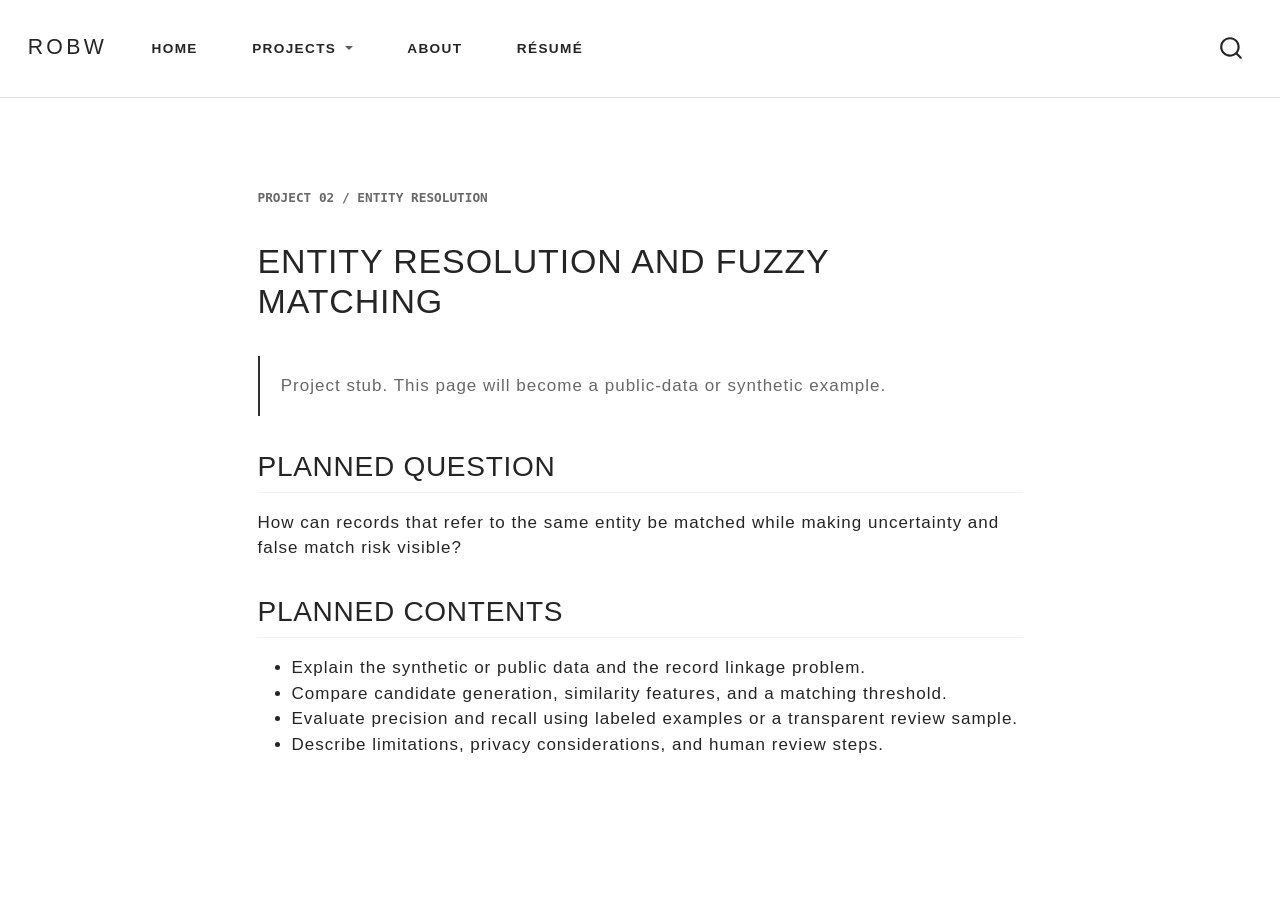
<file: docs/projects/entity-resolution/index.html>
<!DOCTYPE html>
<html xmlns="http://www.w3.org/1999/xhtml" lang="en" xml:lang="en"><head>

<meta charset="utf-8">
<meta name="generator" content="quarto-1.10.18">

<meta name="viewport" content="width=device-width, initial-scale=1.0, user-scalable=yes">


<title>Entity resolution and fuzzy matching | RobW – RobW | Analytics</title>
<style>
/* Default styles provided by pandoc.
** See https://pandoc.org/MANUAL.html#variables-for-html for config info.
*/
span.smallcaps{font-variant: small-caps;}
div.columns{display: flex; gap: 1.5em;}
div.column{flex: auto;}
@media screen {
div.columns{gap: min(4vw, 1.5em);}
div.column{overflow-x: auto;}
}
div.hanging-indent{margin-left: 1.5em; text-indent: -1.5em;}
ul.task-list{list-style: none;}
ul.task-list li input[type="checkbox"] {
  width: 0.8em;
  margin: 0 0.8em 0.2em -1em; /* quarto-specific, see https://github.com/quarto-dev/quarto-cli/issues/4556 */ 
  vertical-align: middle;
}
</style>


<script src="../../site_libs/quarto-nav/quarto-nav.js"></script>
<script src="../../site_libs/quarto-nav/headroom.min.js"></script>
<script src="../../site_libs/clipboard/clipboard.min.js"></script>
<script src="../../site_libs/quarto-search/autocomplete.umd.js"></script>
<script src="../../site_libs/quarto-search/fuse.min.js"></script>
<script src="../../site_libs/quarto-search/quarto-search.js"></script>
<meta name="quarto:offset" content="../../">
<script src="../../site_libs/quarto-html/quarto.js" type="module"></script>
<script src="../../site_libs/quarto-html/tabsets/tabsets.js" type="module"></script>
<script src="../../site_libs/quarto-html/popper.min.js"></script>
<script src="../../site_libs/quarto-html/tippy.umd.min.js"></script>
<script src="../../site_libs/quarto-html/anchor.min.js"></script>
<link href="../../site_libs/quarto-html/tippy.css" rel="stylesheet">
<link href="../../site_libs/quarto-html/quarto-syntax-highlighting-64a204ab8560d761af7679ceaba22944.css" rel="stylesheet" id="quarto-text-highlighting-styles">
<script src="../../site_libs/bootstrap/bootstrap.min.js"></script>
<link href="../../site_libs/bootstrap/bootstrap-icons.css" rel="stylesheet">
<link href="../../site_libs/bootstrap/bootstrap-5e25b377b39eebeeac921b429a97968e.min.css" rel="stylesheet" append-hash="true" id="quarto-bootstrap" data-mode="light">
<script id="quarto-search-options" type="application/json">{
  "location": "navbar",
  "copy-button": false,
  "collapse-after": 3,
  "panel-placement": "end",
  "type": "overlay",
  "limit": 50,
  "keyboard-shortcut": [
    "f",
    "/",
    "s"
  ],
  "show-item-context": false,
  "language": {
    "search-no-results-text": "No results",
    "search-matching-documents-text": "matching documents",
    "search-copy-link-title": "Copy link to search",
    "search-hide-matches-text": "Hide additional matches",
    "search-more-match-text": "more match in this document",
    "search-more-matches-text": "more matches in this document",
    "search-clear-button-title": "Clear",
    "search-text-placeholder": "",
    "search-detached-cancel-button-title": "Cancel",
    "search-submit-button-title": "Submit",
    "search-label": "Search"
  }
}</script>
<style>html{ scroll-behavior: smooth; }</style>
<script data-goatcounter="https://git-er.goatcounter.com/count" async="" src="https://gc.zgo.at/count.js"></script>


<link rel="stylesheet" href="../../styles.css">
</head>

<body class="nav-fixed fullcontent quarto-light">

<div id="quarto-search-results"></div>
  <header id="quarto-header" class="headroom fixed-top">
    <nav class="navbar navbar-expand-lg " data-bs-theme="dark">
      <div class="navbar-container container-fluid">
      <div class="navbar-brand-container mx-auto">
    <a class="navbar-brand" href="../../index.html">
    <span class="navbar-title">RobW</span>
    </a>
  </div>
            <div id="quarto-search" class="" title="Search"></div>
          <button class="navbar-toggler" type="button" data-bs-toggle="collapse" data-bs-target="#navbarCollapse" aria-controls="navbarCollapse" role="menu" aria-expanded="false" aria-label="Toggle navigation" onclick="if (window.quartoToggleHeadroom) { window.quartoToggleHeadroom(); }">
  <span class="navbar-toggler-icon"></span>
</button>
          <div class="collapse navbar-collapse" id="navbarCollapse">
            <ul class="navbar-nav navbar-nav-scroll me-auto">
  <li class="nav-item">
    <a class="nav-link" href="../../index.html"> 
<span class="menu-text">Home</span></a>
  </li>  
  <li class="nav-item dropdown ">
    <a class="nav-link dropdown-toggle" href="#" id="nav-menu-projects" role="link" data-bs-toggle="dropdown" aria-expanded="false">
 <span class="menu-text">Projects</span>
    </a>
    <ul class="dropdown-menu" aria-labelledby="nav-menu-projects">    
        <li>
    <a class="dropdown-item" href="../../projects/data-visualization/index.html">
 <span class="dropdown-text">Data visualization</span></a>
  </li>  
        <li>
    <a class="dropdown-item" href="../../projects/entity-resolution/index.html">
 <span class="dropdown-text">Entity resolution</span></a>
  </li>  
        <li>
    <a class="dropdown-item" href="../../projects/network-analysis/index.html">
 <span class="dropdown-text">Network analysis</span></a>
  </li>  
        <li>
    <a class="dropdown-item" href="../../projects/constrained-optimization/index.html">
 <span class="dropdown-text">Constrained optimization</span></a>
  </li>  
    </ul>
  </li>
  <li class="nav-item">
    <a class="nav-link" href="../../about.html"> 
<span class="menu-text">About</span></a>
  </li>  
  <li class="nav-item">
    <a class="nav-link" href="../../resume.html"> 
<span class="menu-text">Résumé</span></a>
  </li>  
</ul>
          </div> <!-- /navcollapse -->
            <div class="quarto-navbar-tools">
</div>
      </div> <!-- /container-fluid -->
    </nav>
</header>
<!-- content -->
<div id="quarto-content" class="quarto-container page-columns page-rows-contents page-layout-article page-navbar">
<!-- sidebar -->
<!-- margin-sidebar -->
    
<!-- main -->
<main class="content" id="quarto-document-content"><header id="title-block-header" class="quarto-title-block"></header>




<div class="page-copy">
<p class="eyebrow">
PROJECT 02 / ENTITY RESOLUTION
</p>
<section id="entity-resolution-and-fuzzy-matching" class="level1">
<h1>Entity resolution and fuzzy matching</h1>
<div class="prototype-callout">
Project stub. This page will become a public-data or synthetic example.
</div>
<section id="planned-question" class="level2">
<h2 class="anchored" data-anchor-id="planned-question">Planned question</h2>
<p>How can records that refer to the same entity be matched while making uncertainty and false match risk visible?</p>
</section>
<section id="planned-contents" class="level2">
<h2 class="anchored" data-anchor-id="planned-contents">Planned contents</h2>
<ul>
<li>Explain the synthetic or public data and the record linkage problem.</li>
<li>Compare candidate generation, similarity features, and a matching threshold.</li>
<li>Evaluate precision and recall using labeled examples or a transparent review sample.</li>
<li>Describe limitations, privacy considerations, and human review steps.</li>
</ul>
</section>
</section>
</div>



</main> <!-- /main -->
<script id="quarto-html-after-body" type="application/javascript">
  window.document.addEventListener("DOMContentLoaded", function (event) {
    const icon = "";
    const anchorJS = new window.AnchorJS();
    anchorJS.options = {
      placement: 'right',
      icon: icon
    };
    anchorJS.add('.anchored');
    const isCodeAnnotation = (el) => {
      for (const clz of el.classList) {
        if (clz.startsWith('code-annotation-')) {                     
          return true;
        }
      }
      return false;
    }
    const onCopySuccess = function(e) {
      // button target
      const button = e.trigger;
      // don't keep focus
      button.blur();
      // flash "checked"
      button.classList.add('code-copy-button-checked');
      var currentTitle = button.getAttribute("title");
      button.setAttribute("title", "Copied!");
      let tooltip;
      if (window.bootstrap) {
        button.setAttribute("data-bs-toggle", "tooltip");
        button.setAttribute("data-bs-placement", "left");
        button.setAttribute("data-bs-title", "Copied!");
        tooltip = new bootstrap.Tooltip(button, 
          { trigger: "manual", 
            customClass: "code-copy-button-tooltip",
            offset: [0, -8]});
        tooltip.show();    
      }
      setTimeout(function() {
        if (tooltip) {
          tooltip.hide();
          button.removeAttribute("data-bs-title");
          button.removeAttribute("data-bs-toggle");
          button.removeAttribute("data-bs-placement");
        }
        button.setAttribute("title", currentTitle);
        button.classList.remove('code-copy-button-checked');
      }, 1000);
      // clear code selection
      e.clearSelection();
    }
    const getTextToCopy = function(trigger) {
      const outerScaffold = trigger.parentElement.cloneNode(true);
      const codeEl = outerScaffold.querySelector('code');
      for (const childEl of codeEl.children) {
        if (isCodeAnnotation(childEl)) {
          childEl.remove();
        }
      }
      return codeEl.innerText;
    }
    const clipboard = new window.ClipboardJS('.code-copy-button:not([data-in-quarto-modal])', {
      text: getTextToCopy
    });
    clipboard.on('success', onCopySuccess);
    if (window.document.getElementById('quarto-embedded-source-code-modal')) {
      const clipboardModal = new window.ClipboardJS('.code-copy-button[data-in-quarto-modal]', {
        text: getTextToCopy,
        container: window.document.getElementById('quarto-embedded-source-code-modal')
      });
      clipboardModal.on('success', onCopySuccess);
    }
      var localhostRegex = new RegExp(/^(?:http|https):\/\/localhost\:?[0-9]*\//);
      var mailtoRegex = new RegExp(/^mailto:/);
        var filterRegex = new RegExp("https:\/\/git-er\.github\.io\/");
      var isInternal = (href) => {
          return filterRegex.test(href) || localhostRegex.test(href) || mailtoRegex.test(href);
      }
      // Inspect non-navigation links and adorn them if external
     var links = window.document.querySelectorAll('a[href]:not(.nav-link):not(.navbar-brand):not(.toc-action):not(.sidebar-link):not(.sidebar-item-toggle):not(.pagination-link):not(.no-external):not([aria-hidden]):not(.dropdown-item):not(.quarto-navigation-tool):not(.about-link)');
      for (var i=0; i<links.length; i++) {
        const link = links[i];
        if (!isInternal(link.href)) {
          // undo the damage that might have been done by quarto-nav.js in the case of
          // links that we want to consider external
          if (link.dataset.originalHref !== undefined) {
            link.href = link.dataset.originalHref;
          }
        }
      }
    function tippyHover(el, contentFn, onTriggerFn, onUntriggerFn) {
      const config = {
        allowHTML: true,
        maxWidth: 500,
        delay: 100,
        arrow: false,
        appendTo: function(el) {
            return el.parentElement;
        },
        interactive: true,
        interactiveBorder: 10,
        theme: 'quarto',
        placement: 'bottom-start',
      };
      if (contentFn) {
        config.content = contentFn;
      }
      if (onTriggerFn) {
        config.onTrigger = onTriggerFn;
      }
      if (onUntriggerFn) {
        config.onUntrigger = onUntriggerFn;
      }
      window.tippy(el, config); 
    }
    const noterefs = window.document.querySelectorAll('a[role="doc-noteref"]');
    for (var i=0; i<noterefs.length; i++) {
      const ref = noterefs[i];
      tippyHover(ref, function() {
        // use id or data attribute instead here
        let href = ref.getAttribute('data-footnote-href') || ref.getAttribute('href');
        try { href = new URL(href).hash; } catch {}
        const id = href.replace(/^#\/?/, "");
        const note = window.document.getElementById(id);
        if (note) {
          return note.innerHTML;
        } else {
          return "";
        }
      });
    }
    const xrefs = window.document.querySelectorAll('a.quarto-xref');
    const processXRef = (id, note) => {
      // Strip column container classes
      const stripColumnClz = (el) => {
        el.classList.remove("page-full", "page-columns");
        if (el.children) {
          for (const child of el.children) {
            stripColumnClz(child);
          }
        }
      }
      stripColumnClz(note)
      if (id === null || id.startsWith('sec-')) {
        // Special case sections, only their first couple elements
        const container = document.createElement("div");
        if (note.children && note.children.length > 2) {
          container.appendChild(note.children[0].cloneNode(true));
          for (let i = 1; i < note.children.length; i++) {
            const child = note.children[i];
            if (child.tagName === "P" && child.innerText === "") {
              continue;
            } else {
              container.appendChild(child.cloneNode(true));
              break;
            }
          }
          if (window.Quarto?.typesetMath) {
            window.Quarto.typesetMath(container);
          }
          return container.innerHTML
        } else {
          if (window.Quarto?.typesetMath) {
            window.Quarto.typesetMath(note);
          }
          return note.innerHTML;
        }
      } else {
        // Remove any anchor links if they are present
        const anchorLink = note.querySelector('a.anchorjs-link');
        if (anchorLink) {
          anchorLink.remove();
        }
        if (window.Quarto?.typesetMath) {
          window.Quarto.typesetMath(note);
        }
        if (note.classList.contains("callout")) {
          return note.outerHTML;
        } else {
          return note.innerHTML;
        }
      }
    }
    for (var i=0; i<xrefs.length; i++) {
      const xref = xrefs[i];
      tippyHover(xref, undefined, function(instance) {
        instance.disable();
        let url = xref.getAttribute('href');
        let hash = undefined; 
        if (url.startsWith('#')) {
          hash = url;
        } else {
          try { hash = new URL(url).hash; } catch {}
        }
        if (hash) {
          const id = hash.replace(/^#\/?/, "");
          const note = window.document.getElementById(id);
          if (note !== null) {
            try {
              const html = processXRef(id, note.cloneNode(true));
              instance.setContent(html);
            } finally {
              instance.enable();
              instance.show();
            }
          } else {
            // See if we can fetch this
            fetch(url.split('#')[0])
            .then(res => res.text())
            .then(html => {
              const parser = new DOMParser();
              const htmlDoc = parser.parseFromString(html, "text/html");
              const note = htmlDoc.getElementById(id);
              if (note !== null) {
                const html = processXRef(id, note);
                instance.setContent(html);
              } 
            }).finally(() => {
              instance.enable();
              instance.show();
            });
          }
        } else {
          // See if we can fetch a full url (with no hash to target)
          // This is a special case and we should probably do some content thinning / targeting
          fetch(url)
          .then(res => res.text())
          .then(html => {
            const parser = new DOMParser();
            const htmlDoc = parser.parseFromString(html, "text/html");
            const note = htmlDoc.querySelector('main.content');
            if (note !== null) {
              // This should only happen for chapter cross references
              // (since there is no id in the URL)
              // remove the first header
              if (note.children.length > 0 && note.children[0].tagName === "HEADER") {
                note.children[0].remove();
              }
              const html = processXRef(null, note);
              instance.setContent(html);
            } 
          }).finally(() => {
            instance.enable();
            instance.show();
          });
        }
      }, function(instance) {
      });
    }
        let selectedAnnoteEl;
        const selectorForAnnotation = ( cell, annotation) => {
          let cellAttr = 'data-code-cell="' + cell + '"';
          let lineAttr = 'data-code-annotation="' +  annotation + '"';
          const selector = 'span[' + cellAttr + '][' + lineAttr + ']';
          return selector;
        }
        const selectCodeLines = (annoteEl) => {
          const doc = window.document;
          const targetCell = annoteEl.getAttribute("data-target-cell");
          const targetAnnotation = annoteEl.getAttribute("data-target-annotation");
          const annoteSpan = window.document.querySelector(selectorForAnnotation(targetCell, targetAnnotation));
          const lines = annoteSpan.getAttribute("data-code-lines").split(",");
          const lineIds = lines.map((line) => {
            return targetCell + "-" + line;
          })
          let top = null;
          let height = null;
          let parent = null;
          if (lineIds.length > 0) {
              //compute the position of the single el (top and bottom and make a div)
              const el = window.document.getElementById(lineIds[0]);
              top = el.offsetTop;
              height = el.offsetHeight;
              parent = el.parentElement.parentElement;
            if (lineIds.length > 1) {
              const lastEl = window.document.getElementById(lineIds[lineIds.length - 1]);
              const bottom = lastEl.offsetTop + lastEl.offsetHeight;
              height = bottom - top;
            }
            if (top !== null && height !== null && parent !== null) {
              // cook up a div (if necessary) and position it 
              let div = window.document.getElementById("code-annotation-line-highlight");
              if (div === null) {
                div = window.document.createElement("div");
                div.setAttribute("id", "code-annotation-line-highlight");
                div.style.position = 'absolute';
                parent.appendChild(div);
              }
              div.style.top = top - 2 + "px";
              div.style.height = height + 4 + "px";
              div.style.left = 0;
              let gutterDiv = window.document.getElementById("code-annotation-line-highlight-gutter");
              if (gutterDiv === null) {
                gutterDiv = window.document.createElement("div");
                gutterDiv.setAttribute("id", "code-annotation-line-highlight-gutter");
                gutterDiv.style.position = 'absolute';
                const codeCell = window.document.getElementById(targetCell);
                const gutter = codeCell.querySelector('.code-annotation-gutter');
                gutter.appendChild(gutterDiv);
              }
              gutterDiv.style.top = top - 2 + "px";
              gutterDiv.style.height = height + 4 + "px";
            }
            selectedAnnoteEl = annoteEl;
          }
        };
        const unselectCodeLines = () => {
          const elementsIds = ["code-annotation-line-highlight", "code-annotation-line-highlight-gutter"];
          elementsIds.forEach((elId) => {
            const div = window.document.getElementById(elId);
            if (div) {
              div.remove();
            }
          });
          selectedAnnoteEl = undefined;
        };
          // Handle positioning of the toggle
      window.addEventListener(
        "resize",
        throttle(() => {
          elRect = undefined;
          if (selectedAnnoteEl) {
            selectCodeLines(selectedAnnoteEl);
          }
        }, 10)
      );
      function throttle(fn, ms) {
      let throttle = false;
      let timer;
        return (...args) => {
          if(!throttle) { // first call gets through
              fn.apply(this, args);
              throttle = true;
          } else { // all the others get throttled
              if(timer) clearTimeout(timer); // cancel #2
              timer = setTimeout(() => {
                fn.apply(this, args);
                timer = throttle = false;
              }, ms);
          }
        };
      }
        // Attach click handler to the DT
        const annoteDls = window.document.querySelectorAll('dt[data-target-cell]');
        for (const annoteDlNode of annoteDls) {
          annoteDlNode.addEventListener('click', (event) => {
            const clickedEl = event.target;
            if (clickedEl !== selectedAnnoteEl) {
              unselectCodeLines();
              const activeEl = window.document.querySelector('dt[data-target-cell].code-annotation-active');
              if (activeEl) {
                activeEl.classList.remove('code-annotation-active');
              }
              selectCodeLines(clickedEl);
              clickedEl.classList.add('code-annotation-active');
            } else {
              // Unselect the line
              unselectCodeLines();
              clickedEl.classList.remove('code-annotation-active');
            }
          });
        }
    const findCites = (el) => {
      const parentEl = el.parentElement;
      if (parentEl) {
        const cites = parentEl.dataset.cites;
        if (cites) {
          return {
            el,
            cites: cites.split(' ')
          };
        } else {
          return findCites(el.parentElement)
        }
      } else {
        return undefined;
      }
    };
    var bibliorefs = window.document.querySelectorAll('a[role="doc-biblioref"]');
    for (var i=0; i<bibliorefs.length; i++) {
      const ref = bibliorefs[i];
      const citeInfo = findCites(ref);
      if (citeInfo) {
        tippyHover(citeInfo.el, function() {
          var popup = window.document.createElement('div');
          citeInfo.cites.forEach(function(cite) {
            var citeDiv = window.document.createElement('div');
            citeDiv.classList.add('hanging-indent');
            citeDiv.classList.add('csl-entry');
            var biblioDiv = window.document.getElementById('ref-' + cite);
            if (biblioDiv) {
              citeDiv.innerHTML = biblioDiv.innerHTML;
            }
            popup.appendChild(citeDiv);
          });
          return popup.innerHTML;
        });
      }
    }
  });
  </script>
</div> <!-- /content -->




<script src="../../site_libs/quarto-html/zenscroll-min.js"></script>
</body></html>
</file>
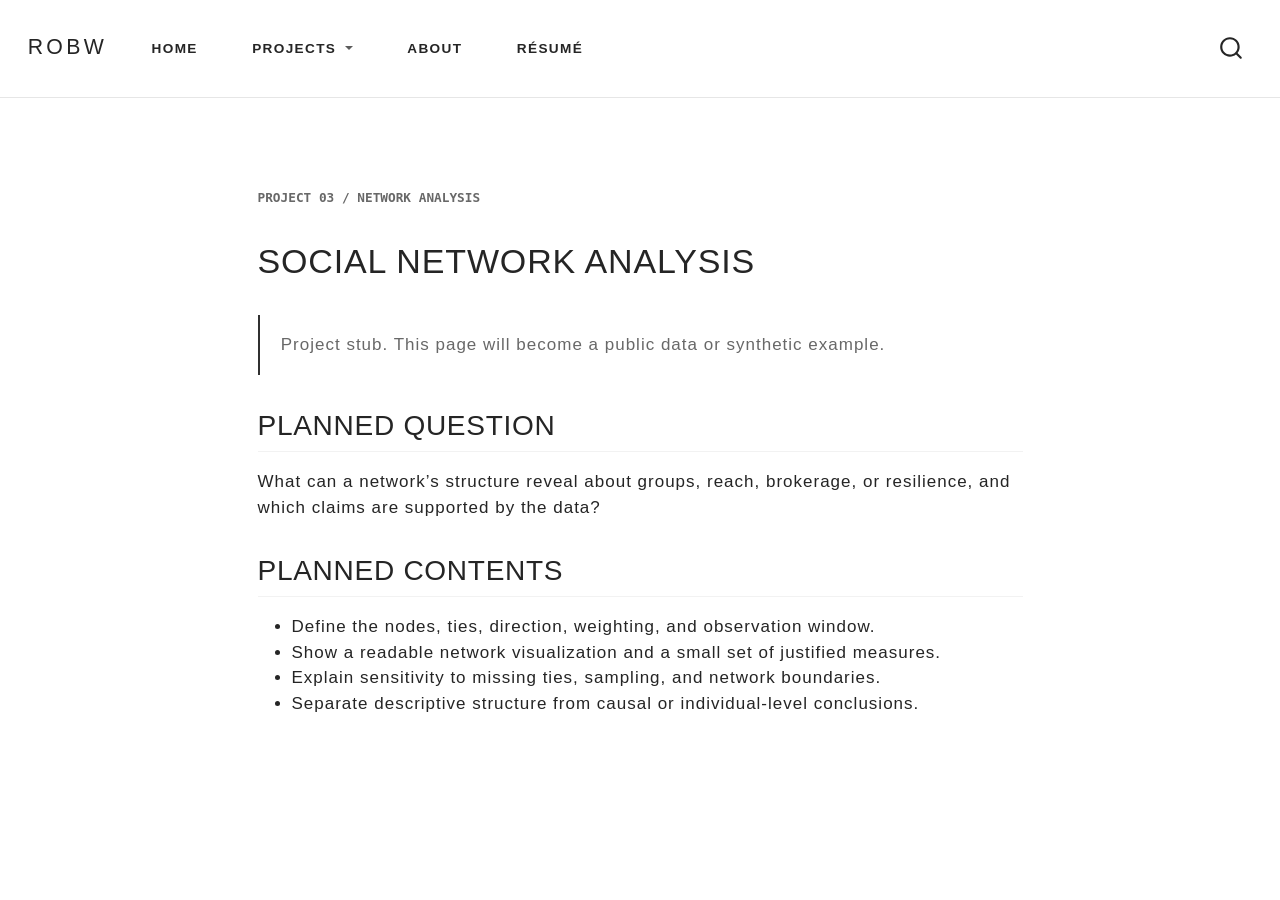
<file: docs/projects/network-analysis/index.html>
<!DOCTYPE html>
<html xmlns="http://www.w3.org/1999/xhtml" lang="en" xml:lang="en"><head>

<meta charset="utf-8">
<meta name="generator" content="quarto-1.10.18">

<meta name="viewport" content="width=device-width, initial-scale=1.0, user-scalable=yes">


<title>Social network analysis | RobW – RobW | Analytics</title>
<style>
/* Default styles provided by pandoc.
** See https://pandoc.org/MANUAL.html#variables-for-html for config info.
*/
span.smallcaps{font-variant: small-caps;}
div.columns{display: flex; gap: 1.5em;}
div.column{flex: auto;}
@media screen {
div.columns{gap: min(4vw, 1.5em);}
div.column{overflow-x: auto;}
}
div.hanging-indent{margin-left: 1.5em; text-indent: -1.5em;}
ul.task-list{list-style: none;}
ul.task-list li input[type="checkbox"] {
  width: 0.8em;
  margin: 0 0.8em 0.2em -1em; /* quarto-specific, see https://github.com/quarto-dev/quarto-cli/issues/4556 */ 
  vertical-align: middle;
}
</style>


<script src="../../site_libs/quarto-nav/quarto-nav.js"></script>
<script src="../../site_libs/quarto-nav/headroom.min.js"></script>
<script src="../../site_libs/clipboard/clipboard.min.js"></script>
<script src="../../site_libs/quarto-search/autocomplete.umd.js"></script>
<script src="../../site_libs/quarto-search/fuse.min.js"></script>
<script src="../../site_libs/quarto-search/quarto-search.js"></script>
<meta name="quarto:offset" content="../../">
<script src="../../site_libs/quarto-html/quarto.js" type="module"></script>
<script src="../../site_libs/quarto-html/tabsets/tabsets.js" type="module"></script>
<script src="../../site_libs/quarto-html/popper.min.js"></script>
<script src="../../site_libs/quarto-html/tippy.umd.min.js"></script>
<script src="../../site_libs/quarto-html/anchor.min.js"></script>
<link href="../../site_libs/quarto-html/tippy.css" rel="stylesheet">
<link href="../../site_libs/quarto-html/quarto-syntax-highlighting-64a204ab8560d761af7679ceaba22944.css" rel="stylesheet" id="quarto-text-highlighting-styles">
<script src="../../site_libs/bootstrap/bootstrap.min.js"></script>
<link href="../../site_libs/bootstrap/bootstrap-icons.css" rel="stylesheet">
<link href="../../site_libs/bootstrap/bootstrap-5e25b377b39eebeeac921b429a97968e.min.css" rel="stylesheet" append-hash="true" id="quarto-bootstrap" data-mode="light">
<script id="quarto-search-options" type="application/json">{
  "location": "navbar",
  "copy-button": false,
  "collapse-after": 3,
  "panel-placement": "end",
  "type": "overlay",
  "limit": 50,
  "keyboard-shortcut": [
    "f",
    "/",
    "s"
  ],
  "show-item-context": false,
  "language": {
    "search-no-results-text": "No results",
    "search-matching-documents-text": "matching documents",
    "search-copy-link-title": "Copy link to search",
    "search-hide-matches-text": "Hide additional matches",
    "search-more-match-text": "more match in this document",
    "search-more-matches-text": "more matches in this document",
    "search-clear-button-title": "Clear",
    "search-text-placeholder": "",
    "search-detached-cancel-button-title": "Cancel",
    "search-submit-button-title": "Submit",
    "search-label": "Search"
  }
}</script>
<style>html{ scroll-behavior: smooth; }</style>
<script data-goatcounter="https://git-er.goatcounter.com/count" async="" src="https://gc.zgo.at/count.js"></script>


<link rel="stylesheet" href="../../styles.css">
</head>

<body class="nav-fixed fullcontent quarto-light">

<div id="quarto-search-results"></div>
  <header id="quarto-header" class="headroom fixed-top">
    <nav class="navbar navbar-expand-lg " data-bs-theme="dark">
      <div class="navbar-container container-fluid">
      <div class="navbar-brand-container mx-auto">
    <a class="navbar-brand" href="../../index.html">
    <span class="navbar-title">RobW</span>
    </a>
  </div>
            <div id="quarto-search" class="" title="Search"></div>
          <button class="navbar-toggler" type="button" data-bs-toggle="collapse" data-bs-target="#navbarCollapse" aria-controls="navbarCollapse" role="menu" aria-expanded="false" aria-label="Toggle navigation" onclick="if (window.quartoToggleHeadroom) { window.quartoToggleHeadroom(); }">
  <span class="navbar-toggler-icon"></span>
</button>
          <div class="collapse navbar-collapse" id="navbarCollapse">
            <ul class="navbar-nav navbar-nav-scroll me-auto">
  <li class="nav-item">
    <a class="nav-link" href="../../index.html"> 
<span class="menu-text">Home</span></a>
  </li>  
  <li class="nav-item dropdown ">
    <a class="nav-link dropdown-toggle" href="#" id="nav-menu-projects" role="link" data-bs-toggle="dropdown" aria-expanded="false">
 <span class="menu-text">Projects</span>
    </a>
    <ul class="dropdown-menu" aria-labelledby="nav-menu-projects">    
        <li>
    <a class="dropdown-item" href="../../projects/data-visualization/index.html">
 <span class="dropdown-text">Data visualization</span></a>
  </li>  
        <li>
    <a class="dropdown-item" href="../../projects/entity-resolution/index.html">
 <span class="dropdown-text">Entity resolution</span></a>
  </li>  
        <li>
    <a class="dropdown-item" href="../../projects/network-analysis/index.html">
 <span class="dropdown-text">Network analysis</span></a>
  </li>  
        <li>
    <a class="dropdown-item" href="../../projects/constrained-optimization/index.html">
 <span class="dropdown-text">Constrained optimization</span></a>
  </li>  
    </ul>
  </li>
  <li class="nav-item">
    <a class="nav-link" href="../../about.html"> 
<span class="menu-text">About</span></a>
  </li>  
  <li class="nav-item">
    <a class="nav-link" href="../../resume.html"> 
<span class="menu-text">Résumé</span></a>
  </li>  
</ul>
          </div> <!-- /navcollapse -->
            <div class="quarto-navbar-tools">
</div>
      </div> <!-- /container-fluid -->
    </nav>
</header>
<!-- content -->
<div id="quarto-content" class="quarto-container page-columns page-rows-contents page-layout-article page-navbar">
<!-- sidebar -->
<!-- margin-sidebar -->
    
<!-- main -->
<main class="content" id="quarto-document-content"><header id="title-block-header" class="quarto-title-block"></header>




<div class="page-copy">
<p class="eyebrow">
PROJECT 03 / NETWORK ANALYSIS
</p>
<section id="social-network-analysis" class="level1">
<h1>Social network analysis</h1>
<div class="prototype-callout">
Project stub. This page will become a public data or synthetic example.
</div>
<section id="planned-question" class="level2">
<h2 class="anchored" data-anchor-id="planned-question">Planned question</h2>
<p>What can a network’s structure reveal about groups, reach, brokerage, or resilience, and which claims are supported by the data?</p>
</section>
<section id="planned-contents" class="level2">
<h2 class="anchored" data-anchor-id="planned-contents">Planned contents</h2>
<ul>
<li>Define the nodes, ties, direction, weighting, and observation window.</li>
<li>Show a readable network visualization and a small set of justified measures.</li>
<li>Explain sensitivity to missing ties, sampling, and network boundaries.</li>
<li>Separate descriptive structure from causal or individual-level conclusions.</li>
</ul>
</section>
</section>
</div>



</main> <!-- /main -->
<script id="quarto-html-after-body" type="application/javascript">
  window.document.addEventListener("DOMContentLoaded", function (event) {
    const icon = "";
    const anchorJS = new window.AnchorJS();
    anchorJS.options = {
      placement: 'right',
      icon: icon
    };
    anchorJS.add('.anchored');
    const isCodeAnnotation = (el) => {
      for (const clz of el.classList) {
        if (clz.startsWith('code-annotation-')) {                     
          return true;
        }
      }
      return false;
    }
    const onCopySuccess = function(e) {
      // button target
      const button = e.trigger;
      // don't keep focus
      button.blur();
      // flash "checked"
      button.classList.add('code-copy-button-checked');
      var currentTitle = button.getAttribute("title");
      button.setAttribute("title", "Copied!");
      let tooltip;
      if (window.bootstrap) {
        button.setAttribute("data-bs-toggle", "tooltip");
        button.setAttribute("data-bs-placement", "left");
        button.setAttribute("data-bs-title", "Copied!");
        tooltip = new bootstrap.Tooltip(button, 
          { trigger: "manual", 
            customClass: "code-copy-button-tooltip",
            offset: [0, -8]});
        tooltip.show();    
      }
      setTimeout(function() {
        if (tooltip) {
          tooltip.hide();
          button.removeAttribute("data-bs-title");
          button.removeAttribute("data-bs-toggle");
          button.removeAttribute("data-bs-placement");
        }
        button.setAttribute("title", currentTitle);
        button.classList.remove('code-copy-button-checked');
      }, 1000);
      // clear code selection
      e.clearSelection();
    }
    const getTextToCopy = function(trigger) {
      const outerScaffold = trigger.parentElement.cloneNode(true);
      const codeEl = outerScaffold.querySelector('code');
      for (const childEl of codeEl.children) {
        if (isCodeAnnotation(childEl)) {
          childEl.remove();
        }
      }
      return codeEl.innerText;
    }
    const clipboard = new window.ClipboardJS('.code-copy-button:not([data-in-quarto-modal])', {
      text: getTextToCopy
    });
    clipboard.on('success', onCopySuccess);
    if (window.document.getElementById('quarto-embedded-source-code-modal')) {
      const clipboardModal = new window.ClipboardJS('.code-copy-button[data-in-quarto-modal]', {
        text: getTextToCopy,
        container: window.document.getElementById('quarto-embedded-source-code-modal')
      });
      clipboardModal.on('success', onCopySuccess);
    }
      var localhostRegex = new RegExp(/^(?:http|https):\/\/localhost\:?[0-9]*\//);
      var mailtoRegex = new RegExp(/^mailto:/);
        var filterRegex = new RegExp("https:\/\/git-er\.github\.io\/");
      var isInternal = (href) => {
          return filterRegex.test(href) || localhostRegex.test(href) || mailtoRegex.test(href);
      }
      // Inspect non-navigation links and adorn them if external
     var links = window.document.querySelectorAll('a[href]:not(.nav-link):not(.navbar-brand):not(.toc-action):not(.sidebar-link):not(.sidebar-item-toggle):not(.pagination-link):not(.no-external):not([aria-hidden]):not(.dropdown-item):not(.quarto-navigation-tool):not(.about-link)');
      for (var i=0; i<links.length; i++) {
        const link = links[i];
        if (!isInternal(link.href)) {
          // undo the damage that might have been done by quarto-nav.js in the case of
          // links that we want to consider external
          if (link.dataset.originalHref !== undefined) {
            link.href = link.dataset.originalHref;
          }
        }
      }
    function tippyHover(el, contentFn, onTriggerFn, onUntriggerFn) {
      const config = {
        allowHTML: true,
        maxWidth: 500,
        delay: 100,
        arrow: false,
        appendTo: function(el) {
            return el.parentElement;
        },
        interactive: true,
        interactiveBorder: 10,
        theme: 'quarto',
        placement: 'bottom-start',
      };
      if (contentFn) {
        config.content = contentFn;
      }
      if (onTriggerFn) {
        config.onTrigger = onTriggerFn;
      }
      if (onUntriggerFn) {
        config.onUntrigger = onUntriggerFn;
      }
      window.tippy(el, config); 
    }
    const noterefs = window.document.querySelectorAll('a[role="doc-noteref"]');
    for (var i=0; i<noterefs.length; i++) {
      const ref = noterefs[i];
      tippyHover(ref, function() {
        // use id or data attribute instead here
        let href = ref.getAttribute('data-footnote-href') || ref.getAttribute('href');
        try { href = new URL(href).hash; } catch {}
        const id = href.replace(/^#\/?/, "");
        const note = window.document.getElementById(id);
        if (note) {
          return note.innerHTML;
        } else {
          return "";
        }
      });
    }
    const xrefs = window.document.querySelectorAll('a.quarto-xref');
    const processXRef = (id, note) => {
      // Strip column container classes
      const stripColumnClz = (el) => {
        el.classList.remove("page-full", "page-columns");
        if (el.children) {
          for (const child of el.children) {
            stripColumnClz(child);
          }
        }
      }
      stripColumnClz(note)
      if (id === null || id.startsWith('sec-')) {
        // Special case sections, only their first couple elements
        const container = document.createElement("div");
        if (note.children && note.children.length > 2) {
          container.appendChild(note.children[0].cloneNode(true));
          for (let i = 1; i < note.children.length; i++) {
            const child = note.children[i];
            if (child.tagName === "P" && child.innerText === "") {
              continue;
            } else {
              container.appendChild(child.cloneNode(true));
              break;
            }
          }
          if (window.Quarto?.typesetMath) {
            window.Quarto.typesetMath(container);
          }
          return container.innerHTML
        } else {
          if (window.Quarto?.typesetMath) {
            window.Quarto.typesetMath(note);
          }
          return note.innerHTML;
        }
      } else {
        // Remove any anchor links if they are present
        const anchorLink = note.querySelector('a.anchorjs-link');
        if (anchorLink) {
          anchorLink.remove();
        }
        if (window.Quarto?.typesetMath) {
          window.Quarto.typesetMath(note);
        }
        if (note.classList.contains("callout")) {
          return note.outerHTML;
        } else {
          return note.innerHTML;
        }
      }
    }
    for (var i=0; i<xrefs.length; i++) {
      const xref = xrefs[i];
      tippyHover(xref, undefined, function(instance) {
        instance.disable();
        let url = xref.getAttribute('href');
        let hash = undefined; 
        if (url.startsWith('#')) {
          hash = url;
        } else {
          try { hash = new URL(url).hash; } catch {}
        }
        if (hash) {
          const id = hash.replace(/^#\/?/, "");
          const note = window.document.getElementById(id);
          if (note !== null) {
            try {
              const html = processXRef(id, note.cloneNode(true));
              instance.setContent(html);
            } finally {
              instance.enable();
              instance.show();
            }
          } else {
            // See if we can fetch this
            fetch(url.split('#')[0])
            .then(res => res.text())
            .then(html => {
              const parser = new DOMParser();
              const htmlDoc = parser.parseFromString(html, "text/html");
              const note = htmlDoc.getElementById(id);
              if (note !== null) {
                const html = processXRef(id, note);
                instance.setContent(html);
              } 
            }).finally(() => {
              instance.enable();
              instance.show();
            });
          }
        } else {
          // See if we can fetch a full url (with no hash to target)
          // This is a special case and we should probably do some content thinning / targeting
          fetch(url)
          .then(res => res.text())
          .then(html => {
            const parser = new DOMParser();
            const htmlDoc = parser.parseFromString(html, "text/html");
            const note = htmlDoc.querySelector('main.content');
            if (note !== null) {
              // This should only happen for chapter cross references
              // (since there is no id in the URL)
              // remove the first header
              if (note.children.length > 0 && note.children[0].tagName === "HEADER") {
                note.children[0].remove();
              }
              const html = processXRef(null, note);
              instance.setContent(html);
            } 
          }).finally(() => {
            instance.enable();
            instance.show();
          });
        }
      }, function(instance) {
      });
    }
        let selectedAnnoteEl;
        const selectorForAnnotation = ( cell, annotation) => {
          let cellAttr = 'data-code-cell="' + cell + '"';
          let lineAttr = 'data-code-annotation="' +  annotation + '"';
          const selector = 'span[' + cellAttr + '][' + lineAttr + ']';
          return selector;
        }
        const selectCodeLines = (annoteEl) => {
          const doc = window.document;
          const targetCell = annoteEl.getAttribute("data-target-cell");
          const targetAnnotation = annoteEl.getAttribute("data-target-annotation");
          const annoteSpan = window.document.querySelector(selectorForAnnotation(targetCell, targetAnnotation));
          const lines = annoteSpan.getAttribute("data-code-lines").split(",");
          const lineIds = lines.map((line) => {
            return targetCell + "-" + line;
          })
          let top = null;
          let height = null;
          let parent = null;
          if (lineIds.length > 0) {
              //compute the position of the single el (top and bottom and make a div)
              const el = window.document.getElementById(lineIds[0]);
              top = el.offsetTop;
              height = el.offsetHeight;
              parent = el.parentElement.parentElement;
            if (lineIds.length > 1) {
              const lastEl = window.document.getElementById(lineIds[lineIds.length - 1]);
              const bottom = lastEl.offsetTop + lastEl.offsetHeight;
              height = bottom - top;
            }
            if (top !== null && height !== null && parent !== null) {
              // cook up a div (if necessary) and position it 
              let div = window.document.getElementById("code-annotation-line-highlight");
              if (div === null) {
                div = window.document.createElement("div");
                div.setAttribute("id", "code-annotation-line-highlight");
                div.style.position = 'absolute';
                parent.appendChild(div);
              }
              div.style.top = top - 2 + "px";
              div.style.height = height + 4 + "px";
              div.style.left = 0;
              let gutterDiv = window.document.getElementById("code-annotation-line-highlight-gutter");
              if (gutterDiv === null) {
                gutterDiv = window.document.createElement("div");
                gutterDiv.setAttribute("id", "code-annotation-line-highlight-gutter");
                gutterDiv.style.position = 'absolute';
                const codeCell = window.document.getElementById(targetCell);
                const gutter = codeCell.querySelector('.code-annotation-gutter');
                gutter.appendChild(gutterDiv);
              }
              gutterDiv.style.top = top - 2 + "px";
              gutterDiv.style.height = height + 4 + "px";
            }
            selectedAnnoteEl = annoteEl;
          }
        };
        const unselectCodeLines = () => {
          const elementsIds = ["code-annotation-line-highlight", "code-annotation-line-highlight-gutter"];
          elementsIds.forEach((elId) => {
            const div = window.document.getElementById(elId);
            if (div) {
              div.remove();
            }
          });
          selectedAnnoteEl = undefined;
        };
          // Handle positioning of the toggle
      window.addEventListener(
        "resize",
        throttle(() => {
          elRect = undefined;
          if (selectedAnnoteEl) {
            selectCodeLines(selectedAnnoteEl);
          }
        }, 10)
      );
      function throttle(fn, ms) {
      let throttle = false;
      let timer;
        return (...args) => {
          if(!throttle) { // first call gets through
              fn.apply(this, args);
              throttle = true;
          } else { // all the others get throttled
              if(timer) clearTimeout(timer); // cancel #2
              timer = setTimeout(() => {
                fn.apply(this, args);
                timer = throttle = false;
              }, ms);
          }
        };
      }
        // Attach click handler to the DT
        const annoteDls = window.document.querySelectorAll('dt[data-target-cell]');
        for (const annoteDlNode of annoteDls) {
          annoteDlNode.addEventListener('click', (event) => {
            const clickedEl = event.target;
            if (clickedEl !== selectedAnnoteEl) {
              unselectCodeLines();
              const activeEl = window.document.querySelector('dt[data-target-cell].code-annotation-active');
              if (activeEl) {
                activeEl.classList.remove('code-annotation-active');
              }
              selectCodeLines(clickedEl);
              clickedEl.classList.add('code-annotation-active');
            } else {
              // Unselect the line
              unselectCodeLines();
              clickedEl.classList.remove('code-annotation-active');
            }
          });
        }
    const findCites = (el) => {
      const parentEl = el.parentElement;
      if (parentEl) {
        const cites = parentEl.dataset.cites;
        if (cites) {
          return {
            el,
            cites: cites.split(' ')
          };
        } else {
          return findCites(el.parentElement)
        }
      } else {
        return undefined;
      }
    };
    var bibliorefs = window.document.querySelectorAll('a[role="doc-biblioref"]');
    for (var i=0; i<bibliorefs.length; i++) {
      const ref = bibliorefs[i];
      const citeInfo = findCites(ref);
      if (citeInfo) {
        tippyHover(citeInfo.el, function() {
          var popup = window.document.createElement('div');
          citeInfo.cites.forEach(function(cite) {
            var citeDiv = window.document.createElement('div');
            citeDiv.classList.add('hanging-indent');
            citeDiv.classList.add('csl-entry');
            var biblioDiv = window.document.getElementById('ref-' + cite);
            if (biblioDiv) {
              citeDiv.innerHTML = biblioDiv.innerHTML;
            }
            popup.appendChild(citeDiv);
          });
          return popup.innerHTML;
        });
      }
    }
  });
  </script>
</div> <!-- /content -->




<script src="../../site_libs/quarto-html/zenscroll-min.js"></script>
</body></html>
</file>
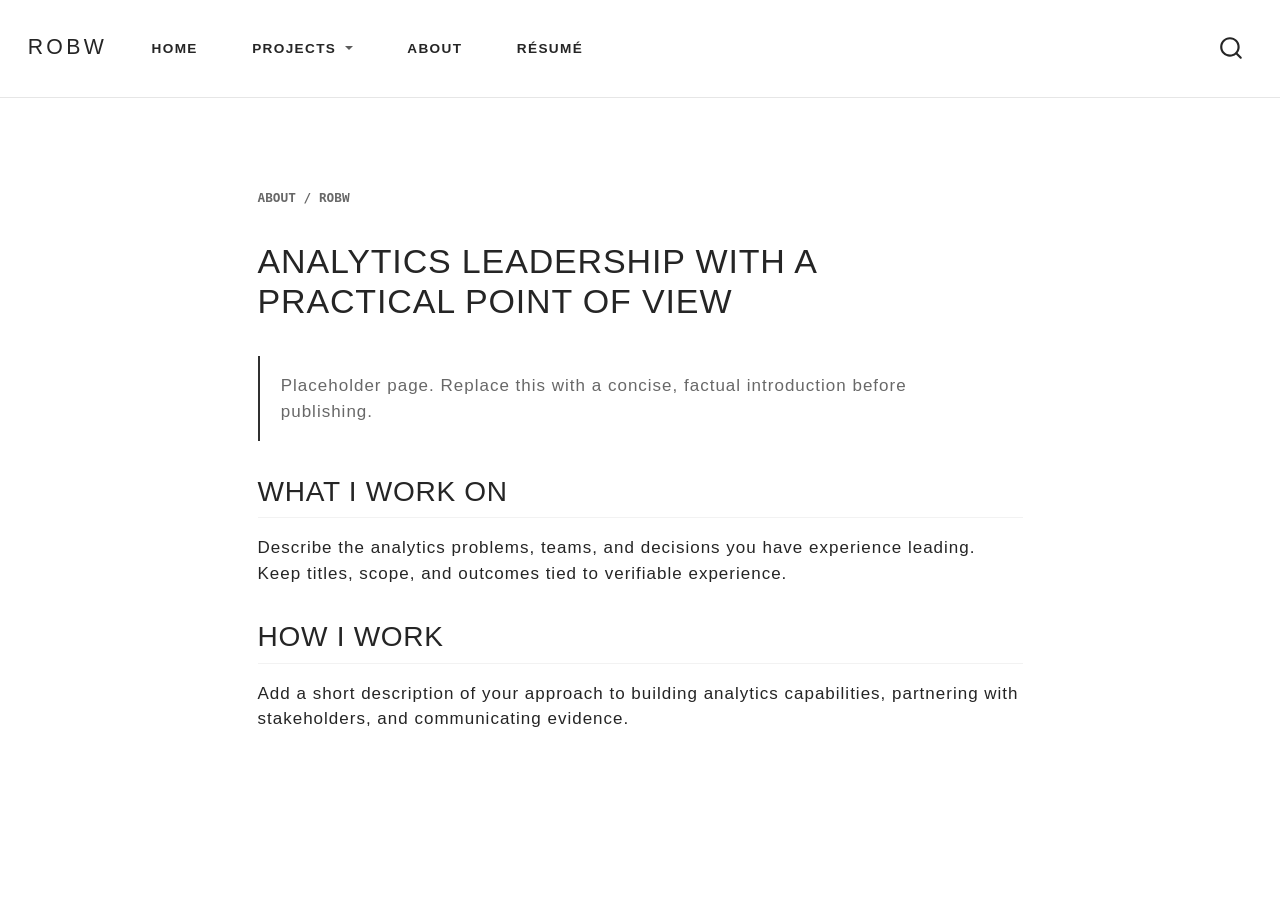
<file: docs/about.html>
<!DOCTYPE html>
<html xmlns="http://www.w3.org/1999/xhtml" lang="en" xml:lang="en"><head>

<meta charset="utf-8">
<meta name="generator" content="quarto-1.10.18">

<meta name="viewport" content="width=device-width, initial-scale=1.0, user-scalable=yes">


<title>About | RobW – RobW | Analytics</title>
<style>
/* Default styles provided by pandoc.
** See https://pandoc.org/MANUAL.html#variables-for-html for config info.
*/
span.smallcaps{font-variant: small-caps;}
div.columns{display: flex; gap: 1.5em;}
div.column{flex: auto;}
@media screen {
div.columns{gap: min(4vw, 1.5em);}
div.column{overflow-x: auto;}
}
div.hanging-indent{margin-left: 1.5em; text-indent: -1.5em;}
ul.task-list{list-style: none;}
ul.task-list li input[type="checkbox"] {
  width: 0.8em;
  margin: 0 0.8em 0.2em -1em; /* quarto-specific, see https://github.com/quarto-dev/quarto-cli/issues/4556 */ 
  vertical-align: middle;
}
</style>


<script src="site_libs/quarto-nav/quarto-nav.js"></script>
<script src="site_libs/quarto-nav/headroom.min.js"></script>
<script src="site_libs/clipboard/clipboard.min.js"></script>
<script src="site_libs/quarto-search/autocomplete.umd.js"></script>
<script src="site_libs/quarto-search/fuse.min.js"></script>
<script src="site_libs/quarto-search/quarto-search.js"></script>
<meta name="quarto:offset" content="./">
<script src="site_libs/quarto-html/quarto.js" type="module"></script>
<script src="site_libs/quarto-html/tabsets/tabsets.js" type="module"></script>
<script src="site_libs/quarto-html/popper.min.js"></script>
<script src="site_libs/quarto-html/tippy.umd.min.js"></script>
<script src="site_libs/quarto-html/anchor.min.js"></script>
<link href="site_libs/quarto-html/tippy.css" rel="stylesheet">
<link href="site_libs/quarto-html/quarto-syntax-highlighting-64a204ab8560d761af7679ceaba22944.css" rel="stylesheet" id="quarto-text-highlighting-styles">
<script src="site_libs/bootstrap/bootstrap.min.js"></script>
<link href="site_libs/bootstrap/bootstrap-icons.css" rel="stylesheet">
<link href="site_libs/bootstrap/bootstrap-5e25b377b39eebeeac921b429a97968e.min.css" rel="stylesheet" append-hash="true" id="quarto-bootstrap" data-mode="light">
<script id="quarto-search-options" type="application/json">{
  "location": "navbar",
  "copy-button": false,
  "collapse-after": 3,
  "panel-placement": "end",
  "type": "overlay",
  "limit": 50,
  "keyboard-shortcut": [
    "f",
    "/",
    "s"
  ],
  "show-item-context": false,
  "language": {
    "search-no-results-text": "No results",
    "search-matching-documents-text": "matching documents",
    "search-copy-link-title": "Copy link to search",
    "search-hide-matches-text": "Hide additional matches",
    "search-more-match-text": "more match in this document",
    "search-more-matches-text": "more matches in this document",
    "search-clear-button-title": "Clear",
    "search-text-placeholder": "",
    "search-detached-cancel-button-title": "Cancel",
    "search-submit-button-title": "Submit",
    "search-label": "Search"
  }
}</script>
<style>html{ scroll-behavior: smooth; }</style>
<script data-goatcounter="https://git-er.goatcounter.com/count" async="" src="https://gc.zgo.at/count.js"></script>


<link rel="stylesheet" href="styles.css">
</head>

<body class="nav-fixed fullcontent quarto-light">

<div id="quarto-search-results"></div>
  <header id="quarto-header" class="headroom fixed-top">
    <nav class="navbar navbar-expand-lg " data-bs-theme="dark">
      <div class="navbar-container container-fluid">
      <div class="navbar-brand-container mx-auto">
    <a class="navbar-brand" href="./index.html">
    <span class="navbar-title">RobW</span>
    </a>
  </div>
            <div id="quarto-search" class="" title="Search"></div>
          <button class="navbar-toggler" type="button" data-bs-toggle="collapse" data-bs-target="#navbarCollapse" aria-controls="navbarCollapse" role="menu" aria-expanded="false" aria-label="Toggle navigation" onclick="if (window.quartoToggleHeadroom) { window.quartoToggleHeadroom(); }">
  <span class="navbar-toggler-icon"></span>
</button>
          <div class="collapse navbar-collapse" id="navbarCollapse">
            <ul class="navbar-nav navbar-nav-scroll me-auto">
  <li class="nav-item">
    <a class="nav-link" href="./index.html"> 
<span class="menu-text">Home</span></a>
  </li>  
  <li class="nav-item dropdown ">
    <a class="nav-link dropdown-toggle" href="#" id="nav-menu-projects" role="link" data-bs-toggle="dropdown" aria-expanded="false">
 <span class="menu-text">Projects</span>
    </a>
    <ul class="dropdown-menu" aria-labelledby="nav-menu-projects">    
        <li>
    <a class="dropdown-item" href="./projects/data-visualization/index.html">
 <span class="dropdown-text">Data visualization</span></a>
  </li>  
        <li>
    <a class="dropdown-item" href="./projects/entity-resolution/index.html">
 <span class="dropdown-text">Entity resolution</span></a>
  </li>  
        <li>
    <a class="dropdown-item" href="./projects/network-analysis/index.html">
 <span class="dropdown-text">Network analysis</span></a>
  </li>  
        <li>
    <a class="dropdown-item" href="./projects/constrained-optimization/index.html">
 <span class="dropdown-text">Constrained optimization</span></a>
  </li>  
    </ul>
  </li>
  <li class="nav-item">
    <a class="nav-link active" href="./about.html" aria-current="page"> 
<span class="menu-text">About</span></a>
  </li>  
  <li class="nav-item">
    <a class="nav-link" href="./resume.html"> 
<span class="menu-text">Résumé</span></a>
  </li>  
</ul>
          </div> <!-- /navcollapse -->
            <div class="quarto-navbar-tools">
</div>
      </div> <!-- /container-fluid -->
    </nav>
</header>
<!-- content -->
<div id="quarto-content" class="quarto-container page-columns page-rows-contents page-layout-article page-navbar">
<!-- sidebar -->
<!-- margin-sidebar -->
    
<!-- main -->
<main class="content" id="quarto-document-content"><header id="title-block-header" class="quarto-title-block"></header>




<div class="page-copy">
<p class="eyebrow">
ABOUT / ROBW
</p>
<section id="analytics-leadership-with-a-practical-point-of-view" class="level1">
<h1>Analytics leadership with a practical point of view</h1>
<div class="prototype-callout">
Placeholder page. Replace this with a concise, factual introduction before publishing.
</div>
<section id="what-i-work-on" class="level2">
<h2 class="anchored" data-anchor-id="what-i-work-on">What I work on</h2>
<p>Describe the analytics problems, teams, and decisions you have experience leading. Keep titles, scope, and outcomes tied to verifiable experience.</p>
</section>
<section id="how-i-work" class="level2">
<h2 class="anchored" data-anchor-id="how-i-work">How I work</h2>
<p>Add a short description of your approach to building analytics capabilities, partnering with stakeholders, and communicating evidence.</p>
</section>
</section>
</div>



</main> <!-- /main -->
<script id="quarto-html-after-body" type="application/javascript">
  window.document.addEventListener("DOMContentLoaded", function (event) {
    const icon = "";
    const anchorJS = new window.AnchorJS();
    anchorJS.options = {
      placement: 'right',
      icon: icon
    };
    anchorJS.add('.anchored');
    const isCodeAnnotation = (el) => {
      for (const clz of el.classList) {
        if (clz.startsWith('code-annotation-')) {                     
          return true;
        }
      }
      return false;
    }
    const onCopySuccess = function(e) {
      // button target
      const button = e.trigger;
      // don't keep focus
      button.blur();
      // flash "checked"
      button.classList.add('code-copy-button-checked');
      var currentTitle = button.getAttribute("title");
      button.setAttribute("title", "Copied!");
      let tooltip;
      if (window.bootstrap) {
        button.setAttribute("data-bs-toggle", "tooltip");
        button.setAttribute("data-bs-placement", "left");
        button.setAttribute("data-bs-title", "Copied!");
        tooltip = new bootstrap.Tooltip(button, 
          { trigger: "manual", 
            customClass: "code-copy-button-tooltip",
            offset: [0, -8]});
        tooltip.show();    
      }
      setTimeout(function() {
        if (tooltip) {
          tooltip.hide();
          button.removeAttribute("data-bs-title");
          button.removeAttribute("data-bs-toggle");
          button.removeAttribute("data-bs-placement");
        }
        button.setAttribute("title", currentTitle);
        button.classList.remove('code-copy-button-checked');
      }, 1000);
      // clear code selection
      e.clearSelection();
    }
    const getTextToCopy = function(trigger) {
      const outerScaffold = trigger.parentElement.cloneNode(true);
      const codeEl = outerScaffold.querySelector('code');
      for (const childEl of codeEl.children) {
        if (isCodeAnnotation(childEl)) {
          childEl.remove();
        }
      }
      return codeEl.innerText;
    }
    const clipboard = new window.ClipboardJS('.code-copy-button:not([data-in-quarto-modal])', {
      text: getTextToCopy
    });
    clipboard.on('success', onCopySuccess);
    if (window.document.getElementById('quarto-embedded-source-code-modal')) {
      const clipboardModal = new window.ClipboardJS('.code-copy-button[data-in-quarto-modal]', {
        text: getTextToCopy,
        container: window.document.getElementById('quarto-embedded-source-code-modal')
      });
      clipboardModal.on('success', onCopySuccess);
    }
      var localhostRegex = new RegExp(/^(?:http|https):\/\/localhost\:?[0-9]*\//);
      var mailtoRegex = new RegExp(/^mailto:/);
        var filterRegex = new RegExp("https:\/\/git-er\.github\.io\/");
      var isInternal = (href) => {
          return filterRegex.test(href) || localhostRegex.test(href) || mailtoRegex.test(href);
      }
      // Inspect non-navigation links and adorn them if external
     var links = window.document.querySelectorAll('a[href]:not(.nav-link):not(.navbar-brand):not(.toc-action):not(.sidebar-link):not(.sidebar-item-toggle):not(.pagination-link):not(.no-external):not([aria-hidden]):not(.dropdown-item):not(.quarto-navigation-tool):not(.about-link)');
      for (var i=0; i<links.length; i++) {
        const link = links[i];
        if (!isInternal(link.href)) {
          // undo the damage that might have been done by quarto-nav.js in the case of
          // links that we want to consider external
          if (link.dataset.originalHref !== undefined) {
            link.href = link.dataset.originalHref;
          }
        }
      }
    function tippyHover(el, contentFn, onTriggerFn, onUntriggerFn) {
      const config = {
        allowHTML: true,
        maxWidth: 500,
        delay: 100,
        arrow: false,
        appendTo: function(el) {
            return el.parentElement;
        },
        interactive: true,
        interactiveBorder: 10,
        theme: 'quarto',
        placement: 'bottom-start',
      };
      if (contentFn) {
        config.content = contentFn;
      }
      if (onTriggerFn) {
        config.onTrigger = onTriggerFn;
      }
      if (onUntriggerFn) {
        config.onUntrigger = onUntriggerFn;
      }
      window.tippy(el, config); 
    }
    const noterefs = window.document.querySelectorAll('a[role="doc-noteref"]');
    for (var i=0; i<noterefs.length; i++) {
      const ref = noterefs[i];
      tippyHover(ref, function() {
        // use id or data attribute instead here
        let href = ref.getAttribute('data-footnote-href') || ref.getAttribute('href');
        try { href = new URL(href).hash; } catch {}
        const id = href.replace(/^#\/?/, "");
        const note = window.document.getElementById(id);
        if (note) {
          return note.innerHTML;
        } else {
          return "";
        }
      });
    }
    const xrefs = window.document.querySelectorAll('a.quarto-xref');
    const processXRef = (id, note) => {
      // Strip column container classes
      const stripColumnClz = (el) => {
        el.classList.remove("page-full", "page-columns");
        if (el.children) {
          for (const child of el.children) {
            stripColumnClz(child);
          }
        }
      }
      stripColumnClz(note)
      if (id === null || id.startsWith('sec-')) {
        // Special case sections, only their first couple elements
        const container = document.createElement("div");
        if (note.children && note.children.length > 2) {
          container.appendChild(note.children[0].cloneNode(true));
          for (let i = 1; i < note.children.length; i++) {
            const child = note.children[i];
            if (child.tagName === "P" && child.innerText === "") {
              continue;
            } else {
              container.appendChild(child.cloneNode(true));
              break;
            }
          }
          if (window.Quarto?.typesetMath) {
            window.Quarto.typesetMath(container);
          }
          return container.innerHTML
        } else {
          if (window.Quarto?.typesetMath) {
            window.Quarto.typesetMath(note);
          }
          return note.innerHTML;
        }
      } else {
        // Remove any anchor links if they are present
        const anchorLink = note.querySelector('a.anchorjs-link');
        if (anchorLink) {
          anchorLink.remove();
        }
        if (window.Quarto?.typesetMath) {
          window.Quarto.typesetMath(note);
        }
        if (note.classList.contains("callout")) {
          return note.outerHTML;
        } else {
          return note.innerHTML;
        }
      }
    }
    for (var i=0; i<xrefs.length; i++) {
      const xref = xrefs[i];
      tippyHover(xref, undefined, function(instance) {
        instance.disable();
        let url = xref.getAttribute('href');
        let hash = undefined; 
        if (url.startsWith('#')) {
          hash = url;
        } else {
          try { hash = new URL(url).hash; } catch {}
        }
        if (hash) {
          const id = hash.replace(/^#\/?/, "");
          const note = window.document.getElementById(id);
          if (note !== null) {
            try {
              const html = processXRef(id, note.cloneNode(true));
              instance.setContent(html);
            } finally {
              instance.enable();
              instance.show();
            }
          } else {
            // See if we can fetch this
            fetch(url.split('#')[0])
            .then(res => res.text())
            .then(html => {
              const parser = new DOMParser();
              const htmlDoc = parser.parseFromString(html, "text/html");
              const note = htmlDoc.getElementById(id);
              if (note !== null) {
                const html = processXRef(id, note);
                instance.setContent(html);
              } 
            }).finally(() => {
              instance.enable();
              instance.show();
            });
          }
        } else {
          // See if we can fetch a full url (with no hash to target)
          // This is a special case and we should probably do some content thinning / targeting
          fetch(url)
          .then(res => res.text())
          .then(html => {
            const parser = new DOMParser();
            const htmlDoc = parser.parseFromString(html, "text/html");
            const note = htmlDoc.querySelector('main.content');
            if (note !== null) {
              // This should only happen for chapter cross references
              // (since there is no id in the URL)
              // remove the first header
              if (note.children.length > 0 && note.children[0].tagName === "HEADER") {
                note.children[0].remove();
              }
              const html = processXRef(null, note);
              instance.setContent(html);
            } 
          }).finally(() => {
            instance.enable();
            instance.show();
          });
        }
      }, function(instance) {
      });
    }
        let selectedAnnoteEl;
        const selectorForAnnotation = ( cell, annotation) => {
          let cellAttr = 'data-code-cell="' + cell + '"';
          let lineAttr = 'data-code-annotation="' +  annotation + '"';
          const selector = 'span[' + cellAttr + '][' + lineAttr + ']';
          return selector;
        }
        const selectCodeLines = (annoteEl) => {
          const doc = window.document;
          const targetCell = annoteEl.getAttribute("data-target-cell");
          const targetAnnotation = annoteEl.getAttribute("data-target-annotation");
          const annoteSpan = window.document.querySelector(selectorForAnnotation(targetCell, targetAnnotation));
          const lines = annoteSpan.getAttribute("data-code-lines").split(",");
          const lineIds = lines.map((line) => {
            return targetCell + "-" + line;
          })
          let top = null;
          let height = null;
          let parent = null;
          if (lineIds.length > 0) {
              //compute the position of the single el (top and bottom and make a div)
              const el = window.document.getElementById(lineIds[0]);
              top = el.offsetTop;
              height = el.offsetHeight;
              parent = el.parentElement.parentElement;
            if (lineIds.length > 1) {
              const lastEl = window.document.getElementById(lineIds[lineIds.length - 1]);
              const bottom = lastEl.offsetTop + lastEl.offsetHeight;
              height = bottom - top;
            }
            if (top !== null && height !== null && parent !== null) {
              // cook up a div (if necessary) and position it 
              let div = window.document.getElementById("code-annotation-line-highlight");
              if (div === null) {
                div = window.document.createElement("div");
                div.setAttribute("id", "code-annotation-line-highlight");
                div.style.position = 'absolute';
                parent.appendChild(div);
              }
              div.style.top = top - 2 + "px";
              div.style.height = height + 4 + "px";
              div.style.left = 0;
              let gutterDiv = window.document.getElementById("code-annotation-line-highlight-gutter");
              if (gutterDiv === null) {
                gutterDiv = window.document.createElement("div");
                gutterDiv.setAttribute("id", "code-annotation-line-highlight-gutter");
                gutterDiv.style.position = 'absolute';
                const codeCell = window.document.getElementById(targetCell);
                const gutter = codeCell.querySelector('.code-annotation-gutter');
                gutter.appendChild(gutterDiv);
              }
              gutterDiv.style.top = top - 2 + "px";
              gutterDiv.style.height = height + 4 + "px";
            }
            selectedAnnoteEl = annoteEl;
          }
        };
        const unselectCodeLines = () => {
          const elementsIds = ["code-annotation-line-highlight", "code-annotation-line-highlight-gutter"];
          elementsIds.forEach((elId) => {
            const div = window.document.getElementById(elId);
            if (div) {
              div.remove();
            }
          });
          selectedAnnoteEl = undefined;
        };
          // Handle positioning of the toggle
      window.addEventListener(
        "resize",
        throttle(() => {
          elRect = undefined;
          if (selectedAnnoteEl) {
            selectCodeLines(selectedAnnoteEl);
          }
        }, 10)
      );
      function throttle(fn, ms) {
      let throttle = false;
      let timer;
        return (...args) => {
          if(!throttle) { // first call gets through
              fn.apply(this, args);
              throttle = true;
          } else { // all the others get throttled
              if(timer) clearTimeout(timer); // cancel #2
              timer = setTimeout(() => {
                fn.apply(this, args);
                timer = throttle = false;
              }, ms);
          }
        };
      }
        // Attach click handler to the DT
        const annoteDls = window.document.querySelectorAll('dt[data-target-cell]');
        for (const annoteDlNode of annoteDls) {
          annoteDlNode.addEventListener('click', (event) => {
            const clickedEl = event.target;
            if (clickedEl !== selectedAnnoteEl) {
              unselectCodeLines();
              const activeEl = window.document.querySelector('dt[data-target-cell].code-annotation-active');
              if (activeEl) {
                activeEl.classList.remove('code-annotation-active');
              }
              selectCodeLines(clickedEl);
              clickedEl.classList.add('code-annotation-active');
            } else {
              // Unselect the line
              unselectCodeLines();
              clickedEl.classList.remove('code-annotation-active');
            }
          });
        }
    const findCites = (el) => {
      const parentEl = el.parentElement;
      if (parentEl) {
        const cites = parentEl.dataset.cites;
        if (cites) {
          return {
            el,
            cites: cites.split(' ')
          };
        } else {
          return findCites(el.parentElement)
        }
      } else {
        return undefined;
      }
    };
    var bibliorefs = window.document.querySelectorAll('a[role="doc-biblioref"]');
    for (var i=0; i<bibliorefs.length; i++) {
      const ref = bibliorefs[i];
      const citeInfo = findCites(ref);
      if (citeInfo) {
        tippyHover(citeInfo.el, function() {
          var popup = window.document.createElement('div');
          citeInfo.cites.forEach(function(cite) {
            var citeDiv = window.document.createElement('div');
            citeDiv.classList.add('hanging-indent');
            citeDiv.classList.add('csl-entry');
            var biblioDiv = window.document.getElementById('ref-' + cite);
            if (biblioDiv) {
              citeDiv.innerHTML = biblioDiv.innerHTML;
            }
            popup.appendChild(citeDiv);
          });
          return popup.innerHTML;
        });
      }
    }
  });
  </script>
</div> <!-- /content -->




<script src="site_libs/quarto-html/zenscroll-min.js"></script>
</body></html>
</file>
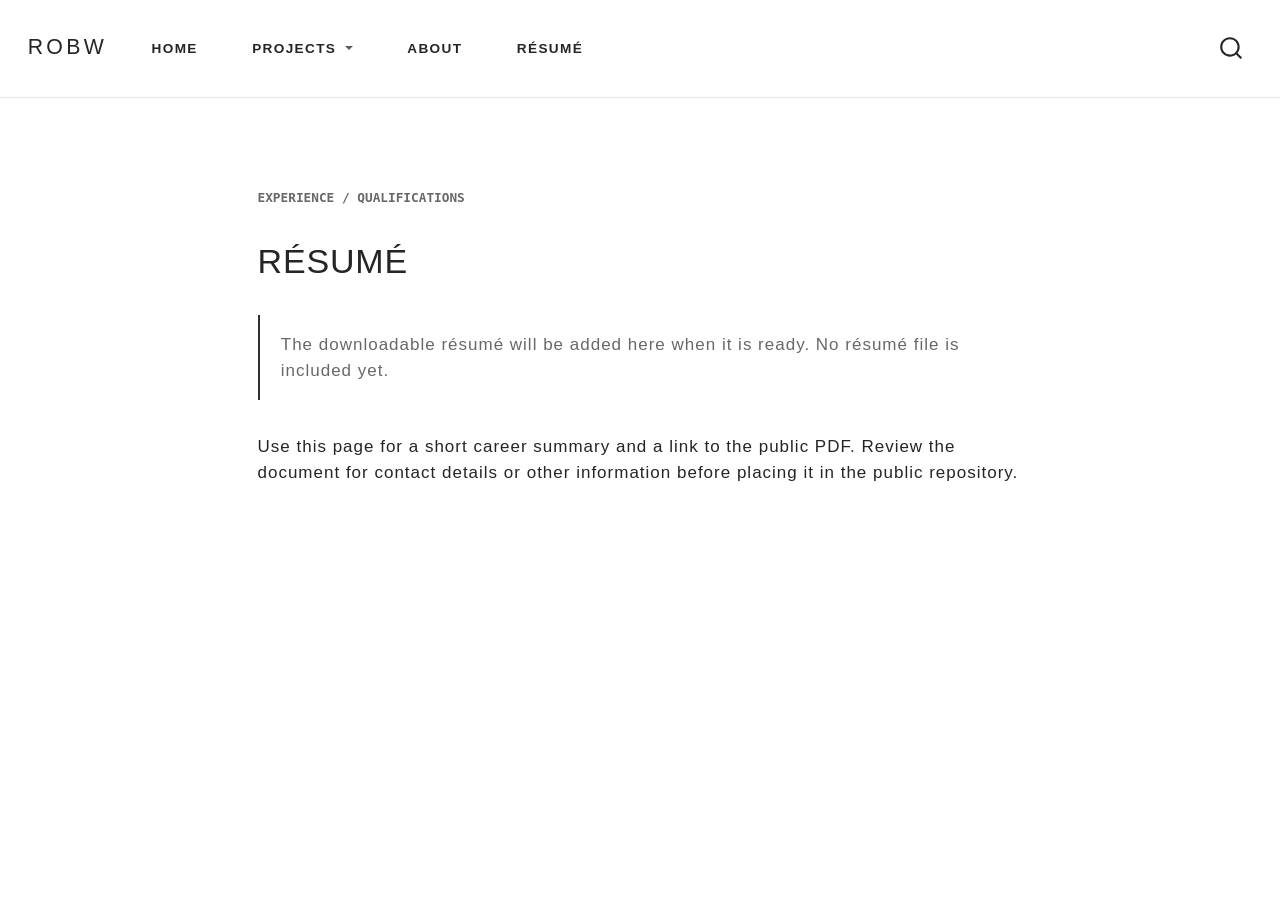
<file: docs/resume.html>
<!DOCTYPE html>
<html xmlns="http://www.w3.org/1999/xhtml" lang="en" xml:lang="en"><head>

<meta charset="utf-8">
<meta name="generator" content="quarto-1.10.18">

<meta name="viewport" content="width=device-width, initial-scale=1.0, user-scalable=yes">


<title>Résumé | RobW – RobW | Analytics</title>
<style>
/* Default styles provided by pandoc.
** See https://pandoc.org/MANUAL.html#variables-for-html for config info.
*/
span.smallcaps{font-variant: small-caps;}
div.columns{display: flex; gap: 1.5em;}
div.column{flex: auto;}
@media screen {
div.columns{gap: min(4vw, 1.5em);}
div.column{overflow-x: auto;}
}
div.hanging-indent{margin-left: 1.5em; text-indent: -1.5em;}
ul.task-list{list-style: none;}
ul.task-list li input[type="checkbox"] {
  width: 0.8em;
  margin: 0 0.8em 0.2em -1em; /* quarto-specific, see https://github.com/quarto-dev/quarto-cli/issues/4556 */ 
  vertical-align: middle;
}
</style>


<script src="site_libs/quarto-nav/quarto-nav.js"></script>
<script src="site_libs/quarto-nav/headroom.min.js"></script>
<script src="site_libs/clipboard/clipboard.min.js"></script>
<script src="site_libs/quarto-search/autocomplete.umd.js"></script>
<script src="site_libs/quarto-search/fuse.min.js"></script>
<script src="site_libs/quarto-search/quarto-search.js"></script>
<meta name="quarto:offset" content="./">
<script src="site_libs/quarto-html/quarto.js" type="module"></script>
<script src="site_libs/quarto-html/tabsets/tabsets.js" type="module"></script>
<script src="site_libs/quarto-html/popper.min.js"></script>
<script src="site_libs/quarto-html/tippy.umd.min.js"></script>
<script src="site_libs/quarto-html/anchor.min.js"></script>
<link href="site_libs/quarto-html/tippy.css" rel="stylesheet">
<link href="site_libs/quarto-html/quarto-syntax-highlighting-64a204ab8560d761af7679ceaba22944.css" rel="stylesheet" id="quarto-text-highlighting-styles">
<script src="site_libs/bootstrap/bootstrap.min.js"></script>
<link href="site_libs/bootstrap/bootstrap-icons.css" rel="stylesheet">
<link href="site_libs/bootstrap/bootstrap-5e25b377b39eebeeac921b429a97968e.min.css" rel="stylesheet" append-hash="true" id="quarto-bootstrap" data-mode="light">
<script id="quarto-search-options" type="application/json">{
  "location": "navbar",
  "copy-button": false,
  "collapse-after": 3,
  "panel-placement": "end",
  "type": "overlay",
  "limit": 50,
  "keyboard-shortcut": [
    "f",
    "/",
    "s"
  ],
  "show-item-context": false,
  "language": {
    "search-no-results-text": "No results",
    "search-matching-documents-text": "matching documents",
    "search-copy-link-title": "Copy link to search",
    "search-hide-matches-text": "Hide additional matches",
    "search-more-match-text": "more match in this document",
    "search-more-matches-text": "more matches in this document",
    "search-clear-button-title": "Clear",
    "search-text-placeholder": "",
    "search-detached-cancel-button-title": "Cancel",
    "search-submit-button-title": "Submit",
    "search-label": "Search"
  }
}</script>
<style>html{ scroll-behavior: smooth; }</style>
<script data-goatcounter="https://git-er.goatcounter.com/count" async="" src="https://gc.zgo.at/count.js"></script>


<link rel="stylesheet" href="styles.css">
</head>

<body class="nav-fixed fullcontent quarto-light">

<div id="quarto-search-results"></div>
  <header id="quarto-header" class="headroom fixed-top">
    <nav class="navbar navbar-expand-lg " data-bs-theme="dark">
      <div class="navbar-container container-fluid">
      <div class="navbar-brand-container mx-auto">
    <a class="navbar-brand" href="./index.html">
    <span class="navbar-title">RobW</span>
    </a>
  </div>
            <div id="quarto-search" class="" title="Search"></div>
          <button class="navbar-toggler" type="button" data-bs-toggle="collapse" data-bs-target="#navbarCollapse" aria-controls="navbarCollapse" role="menu" aria-expanded="false" aria-label="Toggle navigation" onclick="if (window.quartoToggleHeadroom) { window.quartoToggleHeadroom(); }">
  <span class="navbar-toggler-icon"></span>
</button>
          <div class="collapse navbar-collapse" id="navbarCollapse">
            <ul class="navbar-nav navbar-nav-scroll me-auto">
  <li class="nav-item">
    <a class="nav-link" href="./index.html"> 
<span class="menu-text">Home</span></a>
  </li>  
  <li class="nav-item dropdown ">
    <a class="nav-link dropdown-toggle" href="#" id="nav-menu-projects" role="link" data-bs-toggle="dropdown" aria-expanded="false">
 <span class="menu-text">Projects</span>
    </a>
    <ul class="dropdown-menu" aria-labelledby="nav-menu-projects">    
        <li>
    <a class="dropdown-item" href="./projects/data-visualization/index.html">
 <span class="dropdown-text">Data visualization</span></a>
  </li>  
        <li>
    <a class="dropdown-item" href="./projects/entity-resolution/index.html">
 <span class="dropdown-text">Entity resolution</span></a>
  </li>  
        <li>
    <a class="dropdown-item" href="./projects/network-analysis/index.html">
 <span class="dropdown-text">Network analysis</span></a>
  </li>  
        <li>
    <a class="dropdown-item" href="./projects/constrained-optimization/index.html">
 <span class="dropdown-text">Constrained optimization</span></a>
  </li>  
    </ul>
  </li>
  <li class="nav-item">
    <a class="nav-link" href="./about.html"> 
<span class="menu-text">About</span></a>
  </li>  
  <li class="nav-item">
    <a class="nav-link active" href="./resume.html" aria-current="page"> 
<span class="menu-text">Résumé</span></a>
  </li>  
</ul>
          </div> <!-- /navcollapse -->
            <div class="quarto-navbar-tools">
</div>
      </div> <!-- /container-fluid -->
    </nav>
</header>
<!-- content -->
<div id="quarto-content" class="quarto-container page-columns page-rows-contents page-layout-article page-navbar">
<!-- sidebar -->
<!-- margin-sidebar -->
    
<!-- main -->
<main class="content" id="quarto-document-content"><header id="title-block-header" class="quarto-title-block"></header>




<div class="page-copy">
<p class="eyebrow">
EXPERIENCE / QUALIFICATIONS
</p>
<section id="résumé" class="level1">
<h1>Résumé</h1>
<div class="prototype-callout">
The downloadable résumé will be added here when it is ready. No résumé file is included yet.
</div>
<p>Use this page for a short career summary and a link to the public PDF. Review the document for contact details or other information before placing it in the public repository.</p>
</section>
</div>



</main> <!-- /main -->
<script id="quarto-html-after-body" type="application/javascript">
  window.document.addEventListener("DOMContentLoaded", function (event) {
    const icon = "";
    const anchorJS = new window.AnchorJS();
    anchorJS.options = {
      placement: 'right',
      icon: icon
    };
    anchorJS.add('.anchored');
    const isCodeAnnotation = (el) => {
      for (const clz of el.classList) {
        if (clz.startsWith('code-annotation-')) {                     
          return true;
        }
      }
      return false;
    }
    const onCopySuccess = function(e) {
      // button target
      const button = e.trigger;
      // don't keep focus
      button.blur();
      // flash "checked"
      button.classList.add('code-copy-button-checked');
      var currentTitle = button.getAttribute("title");
      button.setAttribute("title", "Copied!");
      let tooltip;
      if (window.bootstrap) {
        button.setAttribute("data-bs-toggle", "tooltip");
        button.setAttribute("data-bs-placement", "left");
        button.setAttribute("data-bs-title", "Copied!");
        tooltip = new bootstrap.Tooltip(button, 
          { trigger: "manual", 
            customClass: "code-copy-button-tooltip",
            offset: [0, -8]});
        tooltip.show();    
      }
      setTimeout(function() {
        if (tooltip) {
          tooltip.hide();
          button.removeAttribute("data-bs-title");
          button.removeAttribute("data-bs-toggle");
          button.removeAttribute("data-bs-placement");
        }
        button.setAttribute("title", currentTitle);
        button.classList.remove('code-copy-button-checked');
      }, 1000);
      // clear code selection
      e.clearSelection();
    }
    const getTextToCopy = function(trigger) {
      const outerScaffold = trigger.parentElement.cloneNode(true);
      const codeEl = outerScaffold.querySelector('code');
      for (const childEl of codeEl.children) {
        if (isCodeAnnotation(childEl)) {
          childEl.remove();
        }
      }
      return codeEl.innerText;
    }
    const clipboard = new window.ClipboardJS('.code-copy-button:not([data-in-quarto-modal])', {
      text: getTextToCopy
    });
    clipboard.on('success', onCopySuccess);
    if (window.document.getElementById('quarto-embedded-source-code-modal')) {
      const clipboardModal = new window.ClipboardJS('.code-copy-button[data-in-quarto-modal]', {
        text: getTextToCopy,
        container: window.document.getElementById('quarto-embedded-source-code-modal')
      });
      clipboardModal.on('success', onCopySuccess);
    }
      var localhostRegex = new RegExp(/^(?:http|https):\/\/localhost\:?[0-9]*\//);
      var mailtoRegex = new RegExp(/^mailto:/);
        var filterRegex = new RegExp("https:\/\/git-er\.github\.io\/");
      var isInternal = (href) => {
          return filterRegex.test(href) || localhostRegex.test(href) || mailtoRegex.test(href);
      }
      // Inspect non-navigation links and adorn them if external
     var links = window.document.querySelectorAll('a[href]:not(.nav-link):not(.navbar-brand):not(.toc-action):not(.sidebar-link):not(.sidebar-item-toggle):not(.pagination-link):not(.no-external):not([aria-hidden]):not(.dropdown-item):not(.quarto-navigation-tool):not(.about-link)');
      for (var i=0; i<links.length; i++) {
        const link = links[i];
        if (!isInternal(link.href)) {
          // undo the damage that might have been done by quarto-nav.js in the case of
          // links that we want to consider external
          if (link.dataset.originalHref !== undefined) {
            link.href = link.dataset.originalHref;
          }
        }
      }
    function tippyHover(el, contentFn, onTriggerFn, onUntriggerFn) {
      const config = {
        allowHTML: true,
        maxWidth: 500,
        delay: 100,
        arrow: false,
        appendTo: function(el) {
            return el.parentElement;
        },
        interactive: true,
        interactiveBorder: 10,
        theme: 'quarto',
        placement: 'bottom-start',
      };
      if (contentFn) {
        config.content = contentFn;
      }
      if (onTriggerFn) {
        config.onTrigger = onTriggerFn;
      }
      if (onUntriggerFn) {
        config.onUntrigger = onUntriggerFn;
      }
      window.tippy(el, config); 
    }
    const noterefs = window.document.querySelectorAll('a[role="doc-noteref"]');
    for (var i=0; i<noterefs.length; i++) {
      const ref = noterefs[i];
      tippyHover(ref, function() {
        // use id or data attribute instead here
        let href = ref.getAttribute('data-footnote-href') || ref.getAttribute('href');
        try { href = new URL(href).hash; } catch {}
        const id = href.replace(/^#\/?/, "");
        const note = window.document.getElementById(id);
        if (note) {
          return note.innerHTML;
        } else {
          return "";
        }
      });
    }
    const xrefs = window.document.querySelectorAll('a.quarto-xref');
    const processXRef = (id, note) => {
      // Strip column container classes
      const stripColumnClz = (el) => {
        el.classList.remove("page-full", "page-columns");
        if (el.children) {
          for (const child of el.children) {
            stripColumnClz(child);
          }
        }
      }
      stripColumnClz(note)
      if (id === null || id.startsWith('sec-')) {
        // Special case sections, only their first couple elements
        const container = document.createElement("div");
        if (note.children && note.children.length > 2) {
          container.appendChild(note.children[0].cloneNode(true));
          for (let i = 1; i < note.children.length; i++) {
            const child = note.children[i];
            if (child.tagName === "P" && child.innerText === "") {
              continue;
            } else {
              container.appendChild(child.cloneNode(true));
              break;
            }
          }
          if (window.Quarto?.typesetMath) {
            window.Quarto.typesetMath(container);
          }
          return container.innerHTML
        } else {
          if (window.Quarto?.typesetMath) {
            window.Quarto.typesetMath(note);
          }
          return note.innerHTML;
        }
      } else {
        // Remove any anchor links if they are present
        const anchorLink = note.querySelector('a.anchorjs-link');
        if (anchorLink) {
          anchorLink.remove();
        }
        if (window.Quarto?.typesetMath) {
          window.Quarto.typesetMath(note);
        }
        if (note.classList.contains("callout")) {
          return note.outerHTML;
        } else {
          return note.innerHTML;
        }
      }
    }
    for (var i=0; i<xrefs.length; i++) {
      const xref = xrefs[i];
      tippyHover(xref, undefined, function(instance) {
        instance.disable();
        let url = xref.getAttribute('href');
        let hash = undefined; 
        if (url.startsWith('#')) {
          hash = url;
        } else {
          try { hash = new URL(url).hash; } catch {}
        }
        if (hash) {
          const id = hash.replace(/^#\/?/, "");
          const note = window.document.getElementById(id);
          if (note !== null) {
            try {
              const html = processXRef(id, note.cloneNode(true));
              instance.setContent(html);
            } finally {
              instance.enable();
              instance.show();
            }
          } else {
            // See if we can fetch this
            fetch(url.split('#')[0])
            .then(res => res.text())
            .then(html => {
              const parser = new DOMParser();
              const htmlDoc = parser.parseFromString(html, "text/html");
              const note = htmlDoc.getElementById(id);
              if (note !== null) {
                const html = processXRef(id, note);
                instance.setContent(html);
              } 
            }).finally(() => {
              instance.enable();
              instance.show();
            });
          }
        } else {
          // See if we can fetch a full url (with no hash to target)
          // This is a special case and we should probably do some content thinning / targeting
          fetch(url)
          .then(res => res.text())
          .then(html => {
            const parser = new DOMParser();
            const htmlDoc = parser.parseFromString(html, "text/html");
            const note = htmlDoc.querySelector('main.content');
            if (note !== null) {
              // This should only happen for chapter cross references
              // (since there is no id in the URL)
              // remove the first header
              if (note.children.length > 0 && note.children[0].tagName === "HEADER") {
                note.children[0].remove();
              }
              const html = processXRef(null, note);
              instance.setContent(html);
            } 
          }).finally(() => {
            instance.enable();
            instance.show();
          });
        }
      }, function(instance) {
      });
    }
        let selectedAnnoteEl;
        const selectorForAnnotation = ( cell, annotation) => {
          let cellAttr = 'data-code-cell="' + cell + '"';
          let lineAttr = 'data-code-annotation="' +  annotation + '"';
          const selector = 'span[' + cellAttr + '][' + lineAttr + ']';
          return selector;
        }
        const selectCodeLines = (annoteEl) => {
          const doc = window.document;
          const targetCell = annoteEl.getAttribute("data-target-cell");
          const targetAnnotation = annoteEl.getAttribute("data-target-annotation");
          const annoteSpan = window.document.querySelector(selectorForAnnotation(targetCell, targetAnnotation));
          const lines = annoteSpan.getAttribute("data-code-lines").split(",");
          const lineIds = lines.map((line) => {
            return targetCell + "-" + line;
          })
          let top = null;
          let height = null;
          let parent = null;
          if (lineIds.length > 0) {
              //compute the position of the single el (top and bottom and make a div)
              const el = window.document.getElementById(lineIds[0]);
              top = el.offsetTop;
              height = el.offsetHeight;
              parent = el.parentElement.parentElement;
            if (lineIds.length > 1) {
              const lastEl = window.document.getElementById(lineIds[lineIds.length - 1]);
              const bottom = lastEl.offsetTop + lastEl.offsetHeight;
              height = bottom - top;
            }
            if (top !== null && height !== null && parent !== null) {
              // cook up a div (if necessary) and position it 
              let div = window.document.getElementById("code-annotation-line-highlight");
              if (div === null) {
                div = window.document.createElement("div");
                div.setAttribute("id", "code-annotation-line-highlight");
                div.style.position = 'absolute';
                parent.appendChild(div);
              }
              div.style.top = top - 2 + "px";
              div.style.height = height + 4 + "px";
              div.style.left = 0;
              let gutterDiv = window.document.getElementById("code-annotation-line-highlight-gutter");
              if (gutterDiv === null) {
                gutterDiv = window.document.createElement("div");
                gutterDiv.setAttribute("id", "code-annotation-line-highlight-gutter");
                gutterDiv.style.position = 'absolute';
                const codeCell = window.document.getElementById(targetCell);
                const gutter = codeCell.querySelector('.code-annotation-gutter');
                gutter.appendChild(gutterDiv);
              }
              gutterDiv.style.top = top - 2 + "px";
              gutterDiv.style.height = height + 4 + "px";
            }
            selectedAnnoteEl = annoteEl;
          }
        };
        const unselectCodeLines = () => {
          const elementsIds = ["code-annotation-line-highlight", "code-annotation-line-highlight-gutter"];
          elementsIds.forEach((elId) => {
            const div = window.document.getElementById(elId);
            if (div) {
              div.remove();
            }
          });
          selectedAnnoteEl = undefined;
        };
          // Handle positioning of the toggle
      window.addEventListener(
        "resize",
        throttle(() => {
          elRect = undefined;
          if (selectedAnnoteEl) {
            selectCodeLines(selectedAnnoteEl);
          }
        }, 10)
      );
      function throttle(fn, ms) {
      let throttle = false;
      let timer;
        return (...args) => {
          if(!throttle) { // first call gets through
              fn.apply(this, args);
              throttle = true;
          } else { // all the others get throttled
              if(timer) clearTimeout(timer); // cancel #2
              timer = setTimeout(() => {
                fn.apply(this, args);
                timer = throttle = false;
              }, ms);
          }
        };
      }
        // Attach click handler to the DT
        const annoteDls = window.document.querySelectorAll('dt[data-target-cell]');
        for (const annoteDlNode of annoteDls) {
          annoteDlNode.addEventListener('click', (event) => {
            const clickedEl = event.target;
            if (clickedEl !== selectedAnnoteEl) {
              unselectCodeLines();
              const activeEl = window.document.querySelector('dt[data-target-cell].code-annotation-active');
              if (activeEl) {
                activeEl.classList.remove('code-annotation-active');
              }
              selectCodeLines(clickedEl);
              clickedEl.classList.add('code-annotation-active');
            } else {
              // Unselect the line
              unselectCodeLines();
              clickedEl.classList.remove('code-annotation-active');
            }
          });
        }
    const findCites = (el) => {
      const parentEl = el.parentElement;
      if (parentEl) {
        const cites = parentEl.dataset.cites;
        if (cites) {
          return {
            el,
            cites: cites.split(' ')
          };
        } else {
          return findCites(el.parentElement)
        }
      } else {
        return undefined;
      }
    };
    var bibliorefs = window.document.querySelectorAll('a[role="doc-biblioref"]');
    for (var i=0; i<bibliorefs.length; i++) {
      const ref = bibliorefs[i];
      const citeInfo = findCites(ref);
      if (citeInfo) {
        tippyHover(citeInfo.el, function() {
          var popup = window.document.createElement('div');
          citeInfo.cites.forEach(function(cite) {
            var citeDiv = window.document.createElement('div');
            citeDiv.classList.add('hanging-indent');
            citeDiv.classList.add('csl-entry');
            var biblioDiv = window.document.getElementById('ref-' + cite);
            if (biblioDiv) {
              citeDiv.innerHTML = biblioDiv.innerHTML;
            }
            popup.appendChild(citeDiv);
          });
          return popup.innerHTML;
        });
      }
    }
  });
  </script>
</div> <!-- /content -->




<script src="site_libs/quarto-html/zenscroll-min.js"></script>
</body></html>
</file>
<file: docs/site_libs/quarto-html/tippy.css>
.tippy-box[data-animation=fade][data-state=hidden]{opacity:0}[data-tippy-root]{max-width:calc(100vw - 10px)}.tippy-box{position:relative;background-color:#333;color:#fff;border-radius:4px;font-size:14px;line-height:1.4;white-space:normal;outline:0;transition-property:transform,visibility,opacity}.tippy-box[data-placement^=top]>.tippy-arrow{bottom:0}.tippy-box[data-placement^=top]>.tippy-arrow:before{bottom:-7px;left:0;border-width:8px 8px 0;border-top-color:initial;transform-origin:center top}.tippy-box[data-placement^=bottom]>.tippy-arrow{top:0}.tippy-box[data-placement^=bottom]>.tippy-arrow:before{top:-7px;left:0;border-width:0 8px 8px;border-bottom-color:initial;transform-origin:center bottom}.tippy-box[data-placement^=left]>.tippy-arrow{right:0}.tippy-box[data-placement^=left]>.tippy-arrow:before{border-width:8px 0 8px 8px;border-left-color:initial;right:-7px;transform-origin:center left}.tippy-box[data-placement^=right]>.tippy-arrow{left:0}.tippy-box[data-placement^=right]>.tippy-arrow:before{left:-7px;border-width:8px 8px 8px 0;border-right-color:initial;transform-origin:center right}.tippy-box[data-inertia][data-state=visible]{transition-timing-function:cubic-bezier(.54,1.5,.38,1.11)}.tippy-arrow{width:16px;height:16px;color:#333}.tippy-arrow:before{content:"";position:absolute;border-color:transparent;border-style:solid}.tippy-content{position:relative;padding:5px 9px;z-index:1}
</file>
<file: docs/site_libs/quarto-html/quarto-syntax-highlighting-64a204ab8560d761af7679ceaba22944.css>
/* quarto syntax highlight colors */
:root {
  --quarto-hl-ot-color: #003B4F;
  --quarto-hl-at-color: #657422;
  --quarto-hl-ss-color: #20794D;
  --quarto-hl-an-color: #5E5E5E;
  --quarto-hl-fu-color: #4758AB;
  --quarto-hl-st-color: #20794D;
  --quarto-hl-cf-color: #003B4F;
  --quarto-hl-op-color: #5E5E5E;
  --quarto-hl-er-color: #AD0000;
  --quarto-hl-bn-color: #AD0000;
  --quarto-hl-al-color: #AD0000;
  --quarto-hl-va-color: #111111;
  --quarto-hl-bu-color: inherit;
  --quarto-hl-ex-color: inherit;
  --quarto-hl-pp-color: #AD0000;
  --quarto-hl-in-color: #5E5E5E;
  --quarto-hl-vs-color: #20794D;
  --quarto-hl-wa-color: #5E5E5E;
  --quarto-hl-do-color: #5E5E5E;
  --quarto-hl-im-color: #00769E;
  --quarto-hl-ch-color: #20794D;
  --quarto-hl-dt-color: #AD0000;
  --quarto-hl-fl-color: #AD0000;
  --quarto-hl-co-color: #5E5E5E;
  --quarto-hl-cv-color: #5E5E5E;
  --quarto-hl-cn-color: #8f5902;
  --quarto-hl-sc-color: #5E5E5E;
  --quarto-hl-dv-color: #AD0000;
  --quarto-hl-kw-color: #003B4F;
}

/* other quarto variables */
:root {
  --quarto-font-monospace: SFMono-Regular, Menlo, Monaco, Consolas, "Liberation Mono", "Courier New", monospace;
}

/* syntax highlight based on Pandoc's rules */
pre > code.sourceCode > span {
  color: #003B4F;
}

code.sourceCode > span {
  color: #003B4F;
}

div.sourceCode,
div.sourceCode pre.sourceCode {
  color: #003B4F;
}

/* Normal */
code span {
  color: #003B4F;
}

/* Alert */
code span.al {
  color: #AD0000;
  font-style: inherit;
}

/* Annotation */
code span.an {
  color: #5E5E5E;
  font-style: inherit;
}

/* Attribute */
code span.at {
  color: #657422;
  font-style: inherit;
}

/* BaseN */
code span.bn {
  color: #AD0000;
  font-style: inherit;
}

/* BuiltIn */
code span.bu {
  font-style: inherit;
}

/* ControlFlow */
code span.cf {
  color: #003B4F;
  font-weight: bold;
  font-style: inherit;
}

/* Char */
code span.ch {
  color: #20794D;
  font-style: inherit;
}

/* Constant */
code span.cn {
  color: #8f5902;
  font-style: inherit;
}

/* Comment */
code span.co {
  color: #5E5E5E;
  font-style: inherit;
}

/* CommentVar */
code span.cv {
  color: #5E5E5E;
  font-style: italic;
}

/* Documentation */
code span.do {
  color: #5E5E5E;
  font-style: italic;
}

/* DataType */
code span.dt {
  color: #AD0000;
  font-style: inherit;
}

/* DecVal */
code span.dv {
  color: #AD0000;
  font-style: inherit;
}

/* Error */
code span.er {
  color: #AD0000;
  font-style: inherit;
}

/* Extension */
code span.ex {
  font-style: inherit;
}

/* Float */
code span.fl {
  color: #AD0000;
  font-style: inherit;
}

/* Function */
code span.fu {
  color: #4758AB;
  font-style: inherit;
}

/* Import */
code span.im {
  color: #00769E;
  font-style: inherit;
}

/* Information */
code span.in {
  color: #5E5E5E;
  font-style: inherit;
}

/* Keyword */
code span.kw {
  color: #003B4F;
  font-weight: bold;
  font-style: inherit;
}

/* Operator */
code span.op {
  color: #5E5E5E;
  font-style: inherit;
}

/* Other */
code span.ot {
  color: #003B4F;
  font-style: inherit;
}

/* Preprocessor */
code span.pp {
  color: #AD0000;
  font-style: inherit;
}

/* SpecialChar */
code span.sc {
  color: #5E5E5E;
  font-style: inherit;
}

/* SpecialString */
code span.ss {
  color: #20794D;
  font-style: inherit;
}

/* String */
code span.st {
  color: #20794D;
  font-style: inherit;
}

/* Variable */
code span.va {
  color: #111111;
  font-style: inherit;
}

/* VerbatimString */
code span.vs {
  color: #20794D;
  font-style: inherit;
}

/* Warning */
code span.wa {
  color: #5E5E5E;
  font-style: italic;
}

.prevent-inlining {
  content: "</";
}

/*# sourceMappingURL=9d8d5bb603a83b8298b89080a598c93b.css.map */
</file>
<file: docs/styles.css>
:root {
  --paper: #ffffff;
  --ink: #252525;
  --muted: #686868;
  --line: #e6e6e6;
  --accent: #303030;
  --display-font: "Roboto", "Helvetica Neue", Arial, sans-serif;
  --body-font: "Roboto", "Helvetica Neue", Arial, sans-serif;
  --mono-font: "Cascadia Code", "Consolas", monospace;
}

body {
  background: var(--paper);
  color: var(--ink);
  font-family: var(--body-font);
}

.navbar {
  background: var(--paper) !important;
  border-bottom: 1px solid var(--line);
  box-shadow: none;
}

.navbar-brand,
.navbar .nav-link {
  color: var(--ink) !important;
}

.navbar-brand {
  font-family: var(--display-font);
  font-weight: 400;
  letter-spacing: 0.16em;
  text-transform: uppercase;
}

.navbar .nav-link {
  font-size: 0.8rem;
  letter-spacing: 0.1em;
  text-transform: uppercase;
}

#quarto-content {
  max-width: none;
}

main.content {
  max-width: none;
  padding: 0;
}

.hero-grid {
  display: grid;
  grid-template-columns: minmax(0, 1.15fr) minmax(340px, 0.85fr);
  align-items: center;
  gap: 3rem;
  max-width: 1240px;
  min-height: 590px;
  margin: 0 auto;
  padding: 4rem 3rem 3.5rem;
  border-top: 1px solid var(--line);
}

.hero-copy h1 {
  margin: 1.2rem 0 1.5rem;
  color: var(--ink);
  font-family: var(--display-font);
  font-size: 2.8rem;
  font-weight: 700;
  line-height: 1.02;
}

.hero-copy h1 span {
  color: var(--accent);
}

.eyebrow,
.visual-heading,
.role-line {
  font-family: var(--mono-font);
  font-size: 0.75rem;
  font-weight: 600;
  letter-spacing: 0;
}

.eyebrow {
  color: var(--muted);
}

.hero-deck {
  max-width: 34rem;
  color: var(--muted);
  font-size: 1.15rem;
  line-height: 1.7;
}

.role-line {
  margin-top: 2rem;
  color: var(--ink);
  line-height: 1.8;
}

.role-line span {
  color: var(--accent);
}

.hero-visual {
  min-width: 0;
  padding: 1.25rem 1.5rem 1rem;
  border-left: 1px solid var(--line);
  background-color: var(--paper);
}

.visual-heading {
  display: flex;
  justify-content: space-between;
  gap: 1rem;
  padding: 0.25rem 0 0.75rem;
  color: var(--muted);
}

.hero-visual figure,
.hero-visual .cell-output-display {
  margin: 0;
}

.hero-visual img {
  display: block;
  width: 100%;
  height: auto;
}

.visual-caption {
  margin: 0.75rem 0 0;
  color: var(--muted);
  font-size: 0.85rem;
  line-height: 1.5;
}

.field-note-title {
  margin: 2.5rem 0 1rem;
  color: var(--ink);
  font-family: var(--display-font);
  font-size: 2rem;
  font-weight: 700;
  line-height: 1.15;
}

.focus-band {
  padding: 2.5rem max(calc((100vw - 1180px) / 2), 3rem) 3rem;
  background: var(--paper);
  color: var(--ink);
  border-top: 1px solid var(--line);
  border-bottom: 1px solid var(--line);
}

.focus-band .eyebrow {
  color: var(--muted);
}

.focus-grid {
  display: grid;
  grid-template-columns: repeat(4, minmax(0, 1fr));
  gap: 1.5rem;
  margin-top: 1.5rem;
}

.focus-grid div {
  padding-top: 0.8rem;
  border-top: 1px solid var(--line);
  font-family: var(--display-font);
  font-size: 1.05rem;
  line-height: 1.45;
}

.focus-grid span {
  display: block;
  margin-bottom: 0.55rem;
  color: var(--muted);
  font-family: var(--mono-font);
  font-size: 0.72rem;
}

.prototype-note {
  max-width: 1180px;
  margin: 1rem auto 3rem;
  padding: 0 1rem;
  color: var(--muted);
  font-size: 0.82rem;
}

.home-projects,
.page-copy {
  max-width: 1180px;
  margin: 0 auto;
  padding: 2.5rem 1rem;
}

.home-projects h2,
.page-copy h1,
.page-copy h2 {
  color: var(--ink);
  font-family: var(--display-font);
}

.home-projects ul {
  margin: 1.5rem 0 0;
  padding: 0;
  list-style: none;
  border-top: 1px solid var(--line);
}

.home-projects li {
  padding: 1.1rem 0;
  border-bottom: 1px solid var(--line);
  color: var(--muted);
  line-height: 1.6;
}

.home-projects a,
.page-copy a {
  color: var(--accent);
  font-weight: 700;
}

.project-intro {
  max-width: 48rem;
  color: var(--muted);
  font-size: 1.1rem;
  line-height: 1.7;
}

.project-facts {
  display: grid;
  grid-template-columns: repeat(3, minmax(0, 1fr));
  gap: 1rem;
  margin: 2rem 0;
  padding: 1rem 0;
  border-top: 1px solid var(--line);
  border-bottom: 1px solid var(--line);
}

.project-facts p {
  margin: 0;
  color: var(--muted);
  font-size: 0.9rem;
}

.project-facts strong {
  display: block;
  margin-bottom: 0.3rem;
  color: var(--muted);
  font-family: var(--mono-font);
  font-size: 0.72rem;
  text-transform: uppercase;
}

.prototype-callout {
  margin: 2rem 0;
  padding: 1rem 1.25rem;
  border-left: 2px solid var(--accent);
  background: var(--paper);
  color: var(--muted);
}

.project-figure {
  margin: 1.5rem 0 2.5rem;
  padding: 1.25rem;
  border: 1px solid var(--line);
  background: var(--paper);
}

.project-figure img {
  display: block;
  width: 100%;
  height: auto;
}

.template-field {
  color: var(--muted);
}

@media (max-width: 850px) {
  .hero-grid {
    grid-template-columns: minmax(0, 1fr);
    gap: 2.5rem;
    min-height: 0;
    padding: 3rem 1.5rem;
  }

  .hero-copy h1 {
    font-size: 3.2rem;
  }

  .hero-visual {
    border-left: 0;
    border-top: 1px solid var(--line);
  }

  .focus-band {
    padding: 2rem 1.5rem;
  }

  .focus-grid {
    grid-template-columns: repeat(2, minmax(0, 1fr));
  }

  .project-facts {
    grid-template-columns: minmax(0, 1fr);
  }
}

@media (max-width: 480px) {
  .hero-grid {
    padding: 2.25rem 1rem;
  }

  .hero-copy h1 {
    font-size: 2.6rem;
  }

  .field-note-title {
    font-size: 1.65rem;
  }

  .focus-grid {
    grid-template-columns: minmax(0, 1fr);
  }

  .visual-heading {
    font-size: 0.65rem;
  }
}
</file>
